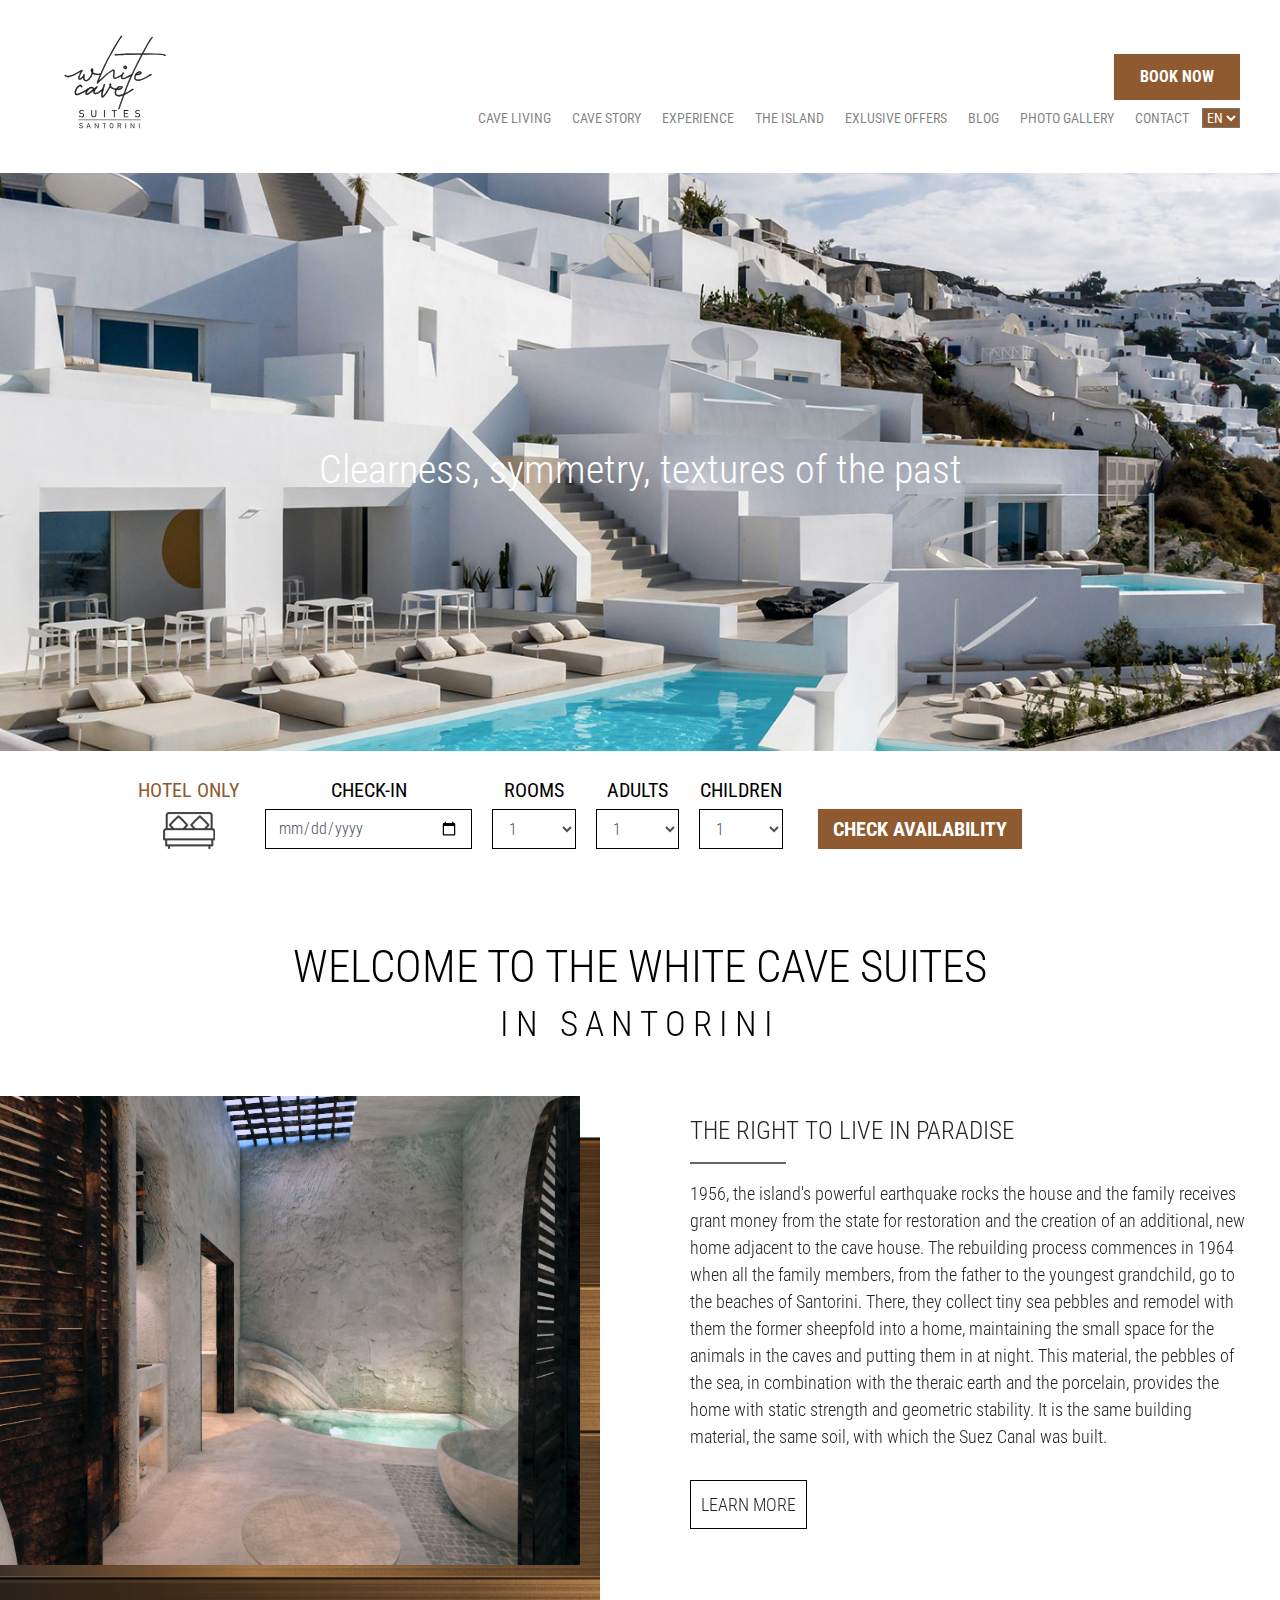
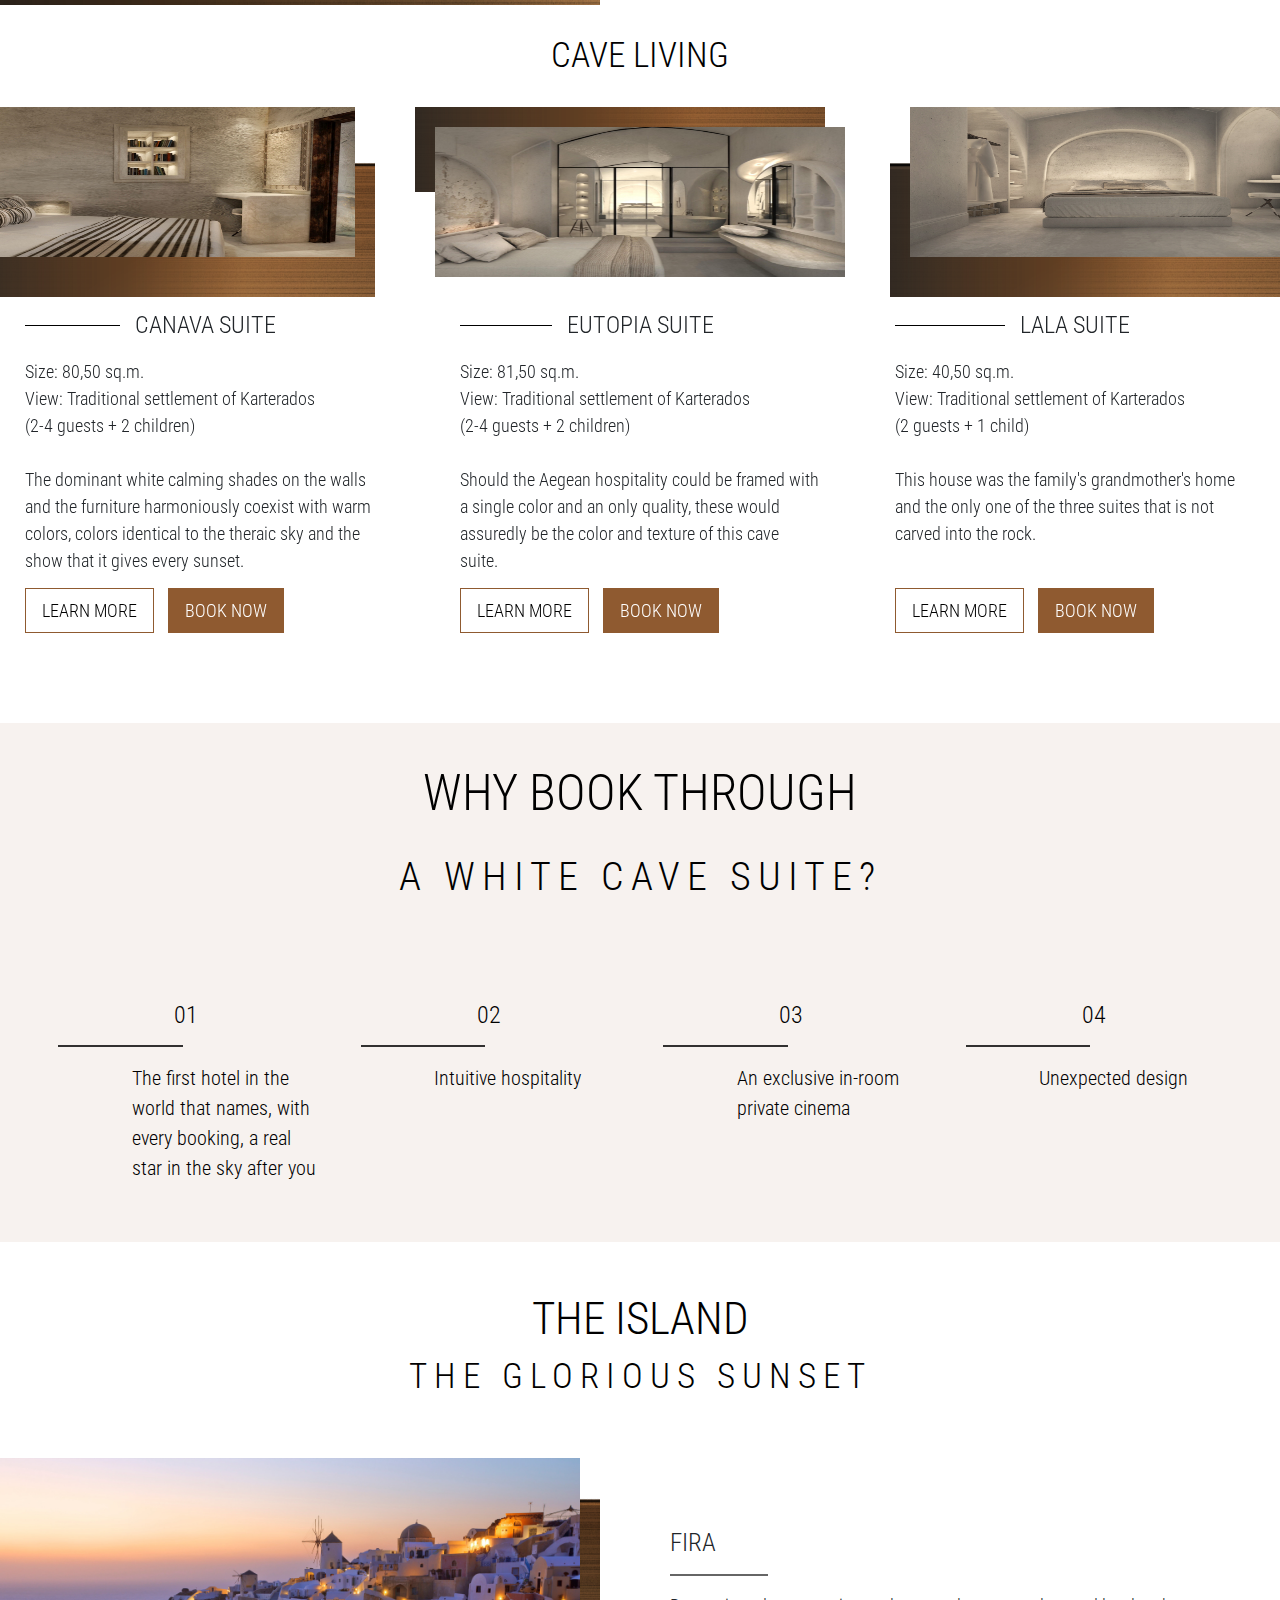
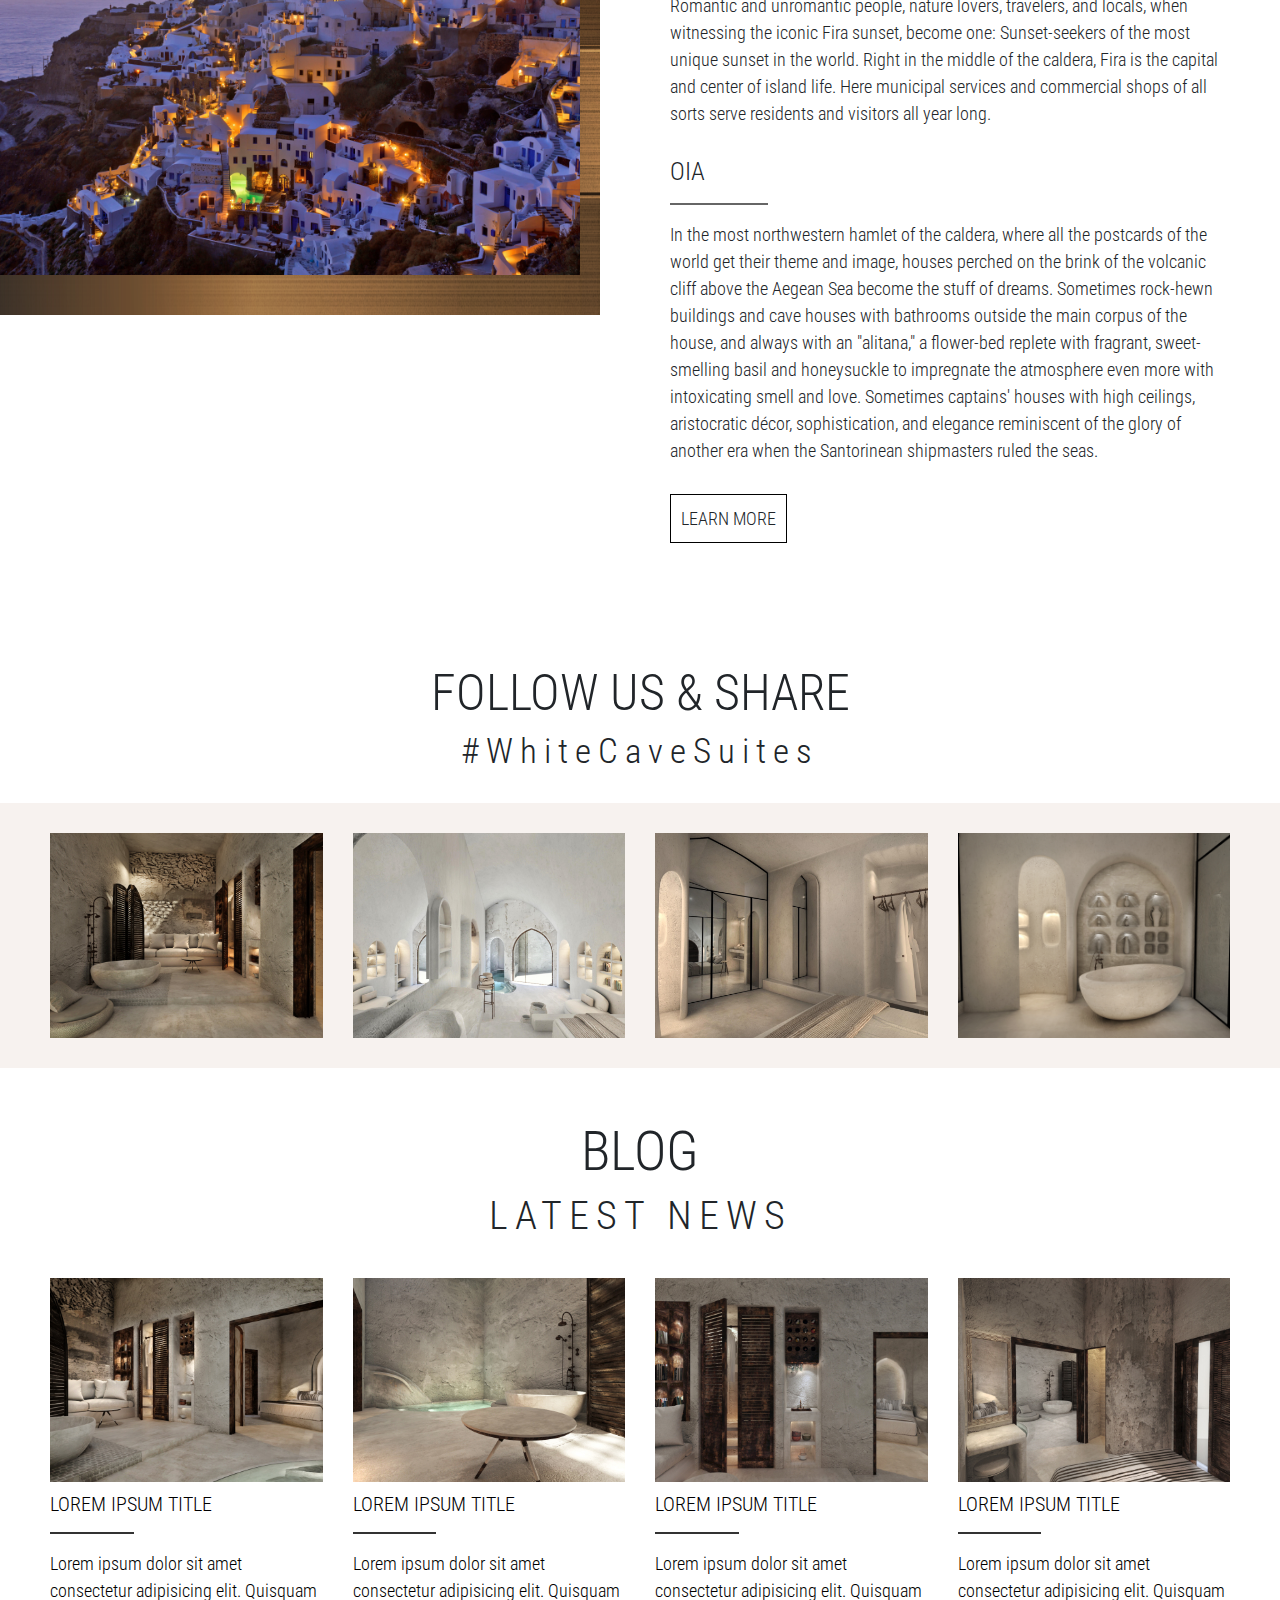
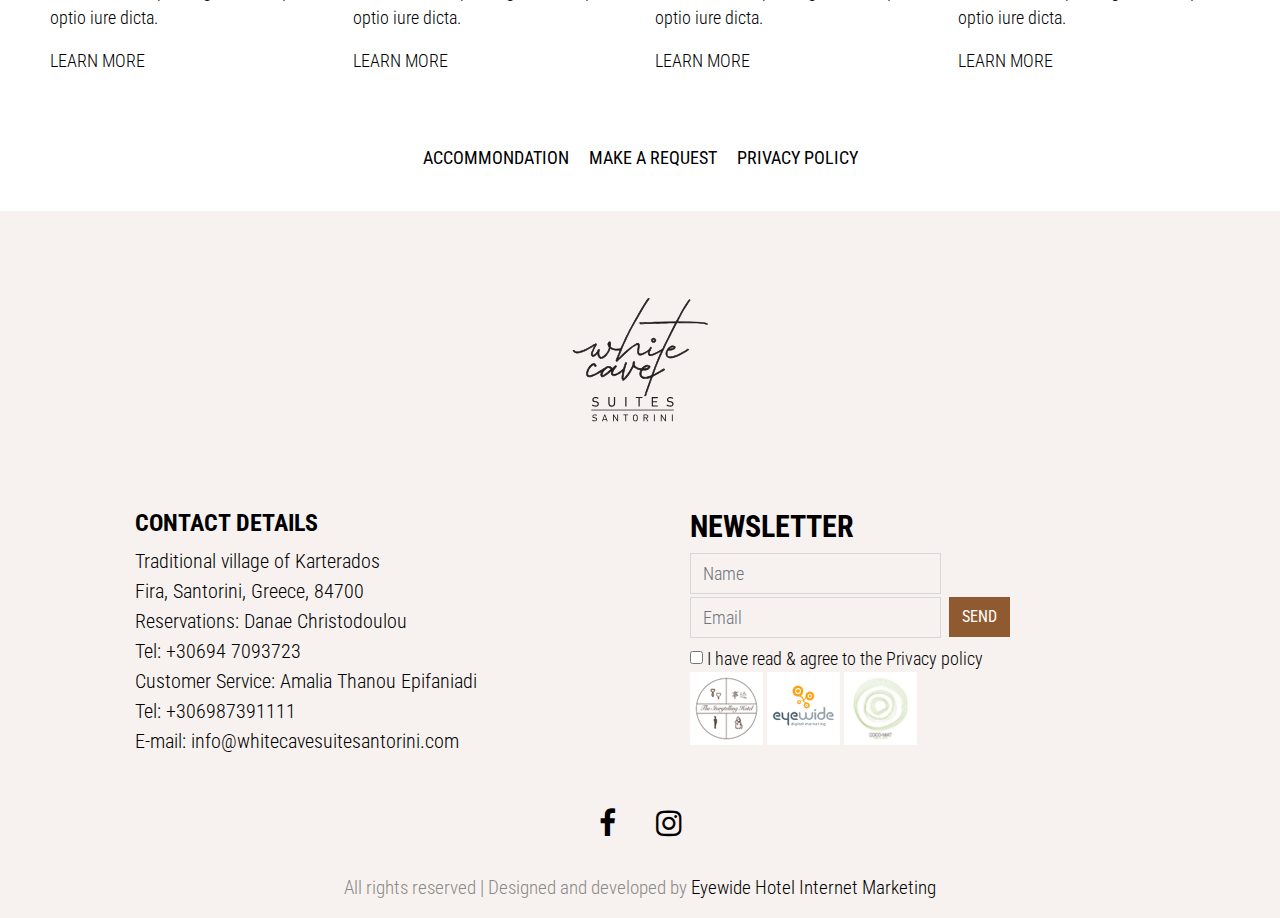
<file: index.html>
<!DOCTYPE html>
<html lang="en">
<head>
    <meta charset="UTF-8">
    <meta name="viewport" content="width=device-width, initial-scale=1.0">
    <meta http-equiv="X-UA-Compatible" content="ie=edge">
    <link rel="stylesheet" href="https://cdnjs.cloudflare.com/ajax/libs/font-awesome/4.7.0/css/font-awesome.min.css">
    <link rel="stylesheet" href="https://stackpath.bootstrapcdn.com/bootstrap/4.5.2/css/bootstrap.min.css" integrity="sha384-JcKb8q3iqJ61gNV9KGb8thSsNjpSL0n8PARn9HuZOnIxN0hoP+VmmDGMN5t9UJ0Z" crossorigin="anonymous">
    <link href="https://fonts.googleapis.com/css2?family=Roboto+Condensed:wght@300;400;700&display=swap" rel="stylesheet">
    <link rel="stylesheet" href="https://cdnjs.cloudflare.com/ajax/libs/OwlCarousel2/2.3.4/assets/owl.carousel.min.css">
    <link rel="stylesheet" href="https://cdnjs.cloudflare.com/ajax/libs/OwlCarousel2/2.3.4/assets/owl.theme.default.min.css">
    <link rel="stylesheet" href="style.css">
    <title>White Cave</title>
</head>
<body>

    <!-- NAVBAR  -->

    <nav class="navbar navbar-expand-lg navbar-light fixed-top">
      <a href="index.html">
          <img src="img/logo.svg" class="img-fluid sitelogo" alt="">
      </a>
      <div class="d-flex flex-column align-items-start ml-md-2 ml-0" style="flex-grow:1;">
          <ul class="navbar-nav mt-3 ml-auto rowUp">
              <li class="nav-item">
                  <button class="btn btn-lg navbutton">BOOK NOW</button>
              </li>
          </ul>
          <ul class="navbar-nav mb-auto mt-2 ml-auto rowDown">
                <li class="nav-item">
                  <a class="nav-link py-0" href="caveliving.html">CAVE LIVING</a>
              </li>
              <li class="nav-item">
                  <a class="nav-link py-0" href="#">CAVE STORY</a>
              </li>
              <li class="nav-item">
                <a class="nav-link py-0" href="#">EXPERIENCE</a>
              </li>
              <li class="nav-item">
                  <a class="nav-link py-0" href="#">THE ISLAND</a>
              </li>
              <li class="nav-item">
                  <a class="nav-link py-0" href="#">EXLUSIVE OFFERS</a>
              </li>
              <li class="nav-item">
                  <a class="nav-link py-0" href="#">BLOG</a>
              </li>
              <li class="nav-item">
                  <a class="nav-link py-0" href="#">PHOTO GALLERY</a>
              </li>
              <li class="nav-item">
                  <a class="nav-link py-0" href="#">CONTACT</a>
              </li>
              <li class="nav-item">
                  <select class="selectpicker" data-width="fit">
                      <option>EN</option>
                      <option>GR</option>
                      <option>DE</option>
                      <option>FR</option>
                  </select>
              </li>
          </ul>
      </div>
</nav>
    
<!-- MOBILE MENU  -->
<section class="mobileMenu fixed-top">
  <div class="menu-wrap">
      <input type="checkbox" class="toggler">
      <div class="hamburger">
          <div>

          </div>
      </div>
      <div class="menu">
          <div>
              <div>
                  <ul>
                      <li>
                          <select class="selectpicker" data-width="fit">
                              <option>EN</option>
                              <option>GR</option>
                              <option>DE</option>
                              <option>FR</option>
                          </select>
                      </li>
                      <li><a href="caveliving.html">CAVE LIVING</a></li>
                      <li><a href="#">CAVE STORY</a></li>
                      <li><a href="#">EXPERIENCES</a></li>
                      <li><a href="#">THE ISLAND</a></li>
                      <li><a href="#">EXLUSIVE OFFERS</a></li>
                      <li><a href="#">BLOG</a></li>
                      <li><a href="#">PHOTO GALLERY</a></li>
                      <li><a href="#">CONTACT</a></li>
                  </ul>
              </div>
          </div>
      </div>
  </div>
  <div class="logoMobile">
      <a href="index.html">
          <img src="img/logo.svg" class="img-fluid" alt="">
      </a>
  </div>
  <div class="menuClass">
      <button class="btn btn-lg navbutton">BOOK NOW</button>
  </div>
  
</section>

  
  <!-- CAROUSEL  -->
  
  <div class="mainCarousel">
    <div id="carousel-slider" class="carousel carousel-fade" data-ride="carousel">
      <div class="carousel-inner">
        <div class="carousel-item">
            <img class="lazyload" src="img/carousel1.jpg" data-src="carousel1" alt="First slide" sizes="auto">
              <div class="contentOverSlider">
                <div class="d-flex flex-row h-100">
                  <div class="col vcenter">
                    <span>Clearness, symmetry, textures of the past</span>
                 </div>
                </div>
            </div>
          </div>
    
          <div class="carousel-item">
            <img class="lazyload" src="img/carousel2.jpg" data-src="carousel2" alt="Second slide" sizes="auto">
              <div class="contentOverSlider">
                <div class="d-flex flex-row h-100">
                  <div class="col vcenter">
                    <span>Clearness, symmetry, textures of the past</span>
                 </div>
                </div>
            </div>
          </div>
    
          <div class="carousel-item">
            <img class="lazyload" src="img/carousel3.jpg" data-src="carousel3.jpg" alt="Third slide" sizes="auto">
              <div class="contentOverSlider">
                <div class="d-flex flex-row h-100">
                  <div class="col vcenter">
                    <span>Clearness, symmetry, textures of the past</span>
                 </div>
                </div>
            </div>
          </div>
    
          <div class="carousel-item">
            <img class="lazyload" src="img/carousel4.jpg" data-src="carousel4.jpg" alt="Fourth slide" sizes="auto">
              <div class="contentOverSlider">
                <div class="d-flex flex-row h-100">
                  <div class="col vcenter">
                    <span>Clearness, symmetry, textures of the past</span>
                 </div>
                </div>
            </div>
          </div>
    
      </div>
      <a class="carousel-control-prev" href="#carousel-slider" role="button" data-slide="prev">
        <span class="carousel-control-prev-icon" aria-hidden="true"></span>
        <span class="sr-only">Previous</span>
      </a>
      <a class="carousel-control-next" href="#carousel-slider" role="button" data-slide="next">
        <span class="carousel-control-next-icon" aria-hidden="true"></span>
        <span class="sr-only">Next</span>
      </a>
    </div>  
    </div>

    <!-- BOOKINGFORM  -->

    <div class="bookingRow place-bottom d-none d-md-block">
      
      <div class="container d-flex justify-content-center align-items-end">
          <div class="col-book">
               <form class="bookOnlineForm form-inline align-items-start justify-content-start hidden-xs">

                  <div class="Radio withFlight form-group">
                  <input type="radio" checked="checked" id="h"> 
                       <label class="hotel" for="h">HOTEL ONLY</label>
                    
                      
                  </div>
                  <div class=" field form-group checkin">
                      <label for="checkin">CHECK-IN</label>
                      <input type="date" name="checkin" id="checkin" class="form-control " autocomplete="off"> 
                  </div>

                  <div class="field form-group small ">
                      <label for="Rooms">ROOMS</label>
                      <select class="form-control" name="Rooms" id="Rooms"> 
                          <option selected="">1</option>
                          <option>2</option>
                          <option>3</option>
                      </select>
                  </div>
                  <div class=" field form-group small">
                      <label for="Adults">ADULTS</label>
                      <select class="form-control" name="Adults" id="Adults"> 
                          <option selected="">1</option>
                          <option>2</option>
                          <option>3</option>
                          <option>4</option>
                          <option>5</option>
                      </select>
                  </div>
                  <div class=" field form-group small">
                      <label for="Children">CHILDREN</label>
                      <select class="form-control" name="Children" id="Children"> 
                          <option selected="">1</option>
                          <option>2</option>
                          <option>3</option>
                          <option>4</option>
                          <option>5</option>
                      </select>
                  </div>
                  <div class="blogBoxfield form-group align-self-end">
                      <button type="submit" class="bookButton">CHECK AVAILABILITY</button>
                  </div>
              </form>
            
          </div>
      </div>  
    </div> 
  </div>

    <!-- BACK TO TOP  -->
    <a id="back-to-top" href="#" class="btn btn-lg back-to-top" role="button"><i class="fa fa-chevron-up"></i></a>
 
<!-- WELCOME -->
<section class="welcome container-fluid">
  <h1>WELCOME TO THE WHITE CAVE SUITES</h1>
  <h2>IN SANTORINI</h2>
  <div class="row mr-0 ml-0">
      <div class="col-md-6 pr-0 pl-0 mb-5 mb-md-0">          
              <div class="welcomeExtraImg">
                  <img src="img/welcome.jpg" alt="Location" class="img-fluid" />
              </div>
      </div>
      <div class="welcomeRightCol col-md-6">
          <div class="welcomeInfo">
              <h4>THE RIGHT TO LIVE IN PARADISE</h4>
              <hr>
              <p>1956, the island's powerful earthquake rocks the house and the family receives grant money from 
                  the state for restoration and the creation of an additional, new home adjacent to the cave house. 
                  The rebuilding process commences in 1964 when all the family members, from the father to the 
                  youngest grandchild, go to the beaches of Santorini. There, they collect tiny sea pebbles and remodel 
                  with them the former sheepfold into a home, maintaining the small space for the animals in the caves 
                  and putting them in at night. This material, the pebbles of the sea, in combination with the theraic 
                  earth and the porcelain, provides the home with static strength and geometric stability. 
                  It is the same building material, the same soil, with which the Suez Canal was built.
              </p>
          </div>
          <a href="#" class="btn btn-md welcomeButton">LEARN MORE</a>
  </div>
</section>

<!-- SUITES  -->
<section class="container-fluid suites">
    <h1>CAVE LIVING</h1>
    <div class="row">
      <div class="suites-owl owl-carousel owl-theme">
        <div class="suitesBox">
          <div class="suiteExtraImg1 mb-4">
          <img src="img/suite1.jpg" alt="suite1" class="img-fluid " sizes="auto">
          </div>
          <div class="suitesInfo">
            
           <h3 class="leftHr"><span>CANAVA SUITE</span></h3>
           <p>Size: 80,50 sq.m.<br>View: Traditional settlement of Karterados<br>(2-4 guests + 2 children)<br><br>
            The dominant white calming shades on the walls and the furniture harmoniously coexist with warm colors, 
            colors identical to the theraic sky and the show that it gives every sunset.</p>
            <a href="canavasuite.html" class="btn btn-lg learnMorebtn">LEARN MORE</a>
            <a href="#" class="btn btn-lg bookbtn">BOOK NOW</a>
          </div>
        </div>
        <div class="suitesBox">
          <div class="suiteExtraImg2 mb-4">
          <img src="img/suite2.jpg" alt="suite2" class="img-fluid" sizes="auto">
        </div>
          <div class="suitesInfo">
            <h3 class="leftHr"><span>EUTOPIA SUITE</span></h3>
            <p>Size: 81,50 sq.m.<br>View: Traditional settlement of Karterados<br>(2-4 guests + 2 children)<br><br>
                Should the Aegean hospitality could be framed with a single color and an only quality, 
                these would assuredly be the color and texture of this cave suite. </p>
             <a href="#" class="btn btn-lg learnMorebtn">LEARN MORE</a>
             <a href="#" class="btn btn-lg bookbtn">BOOK NOW</a>
           </div>
        </div>
        <div class="suitesBox">
          <div class="suiteExtraImg3 mb-4">
          <img src="img/suite3.jpg" alt="suite3" class="img-fluid suiteExtraImg3" sizes="auto">
          </div>
          <div class="suitesInfo">
            <h3 class="leftHr"><span>LALA SUITE</span></h3>
            <p>Size: 40,50 sq.m.<br>View: Traditional settlement of Karterados<br>(2 guests + 1 child)<br><br>
                This house was the family's grandmother's home and the only one of the three suites that is 
                not carved into the rock. </p>
             <a href="#" class="btn btn-lg learnMorebtn">LEARN MORE</a>
             <a href="#" class="btn btn-lg bookbtn">BOOK NOW</a>
           </div>
        </div>
      </div>
    </div>
  </section>

<!-- WHYBOOK-->
<section class="container-fluid whyBook">
    <h1>WHY BOOK THROUGH</h1>
    <h2>A WHITE CAVE SUITE?</h2>
    <div class="row whyBookRow">
        <div class="col-md-3 mb-4" >
                
                <h3>01</h3>
                <hr>
                <p>The first hotel in the world that names, with every booking, a real star in the sky after you</p>
           
        </div>
        <div class="col-md-3 mb-4">
                
            <h3>02</h3>
            <hr>
            <p>Intuitive hospitality</p>
        </div>
        <div class="col-md-3 mb-4">
                
            <h3>03</h3>
            <hr>
            <p>An exclusive in-room private cinema</p>     
        </div>
        <div class="col-md-3 mb-4 ">
                
            <h3>04</h3>
            <hr>
            <p>Unexpected design</p>
        </div>
    </div>
</section>

<!-- THE ISLAND  -->
<section class="theIsland container-fluid">
  <h1>THE ISLAND</h1>
  <h2>THE GLORIOUS SUNSET</h2>
  <div class="row mr-0 ml-0">
      <div class="col-xl-6 pr-0 pl-0">
          <div class="ExtraImgBg"></div>
          
              <div class="ExtraImg">
                  <img src="img/oia.jpg" alt="Location" class="img-fluid" />
              </div>

      </div>
      <div class="RightCol col-xl-6">
          <div class="theIslandInfo">
              <h4>FIRA</h4>
              <hr>
              <p>Romantic and unromantic people, nature lovers, travelers, and locals, when witnessing the iconic Fira 
                  sunset, become one: Sunset-seekers of the most unique sunset in the world. 
                  Right in the middle of the caldera, Fira is the capital and center of island life. 
                  Here municipal services and commercial shops of all sorts serve residents and visitors all year long.
              </p>
          </div>
          <div class="theIslandInfo">
              <h4>OIA</h4>
              <hr>
              <p>In the most northwestern hamlet of the caldera, where all the postcards of the world get their theme 
                  and image, houses perched on the brink of the volcanic cliff above the Aegean Sea 
                  become the stuff of dreams. Sometimes rock-hewn buildings and cave houses with bathrooms outside 
                  the main corpus of the house, and always with an "alitana," a flower-bed replete with fragrant, 
                  sweet-smelling basil and honeysuckle to impregnate the atmosphere even more with intoxicating smell 
                  and love. Sometimes captains' houses with high ceilings, aristocratic décor, sophistication, 
                  and elegance reminiscent of the glory of another era when the Santorinean shipmasters ruled the seas.
              </p>
          </div>
          <a href="#" class="btn btn-md theIslandButton">LEARN MORE</a>
  </div>
</section>

<!-- FOLLOW AND SHARE  -->
<section class="followShare">
    <h1>FOLLOW US & SHARE</h1>
    <h2>#WhiteCaveSuites</h2>
    <div class="container-fluid followShareGallery ">
        <div class="row">
            <div class="col-md-3">
                <img src="img/follow1.jpg" alt="" class="img-fluid">
            </div>
            <div class="col-md-3">
                <img src="img/follow2.jpg" alt="" class="img-fluid">
            </div>
            <div class="col-md-3">
                <img src="img/follow3.jpg" alt="" class="img-fluid">
            </div>
            <div class="col-md-3">
                <img src="img/follow4.jpg" alt="" class="img-fluid">
            </div>
        </div>
    </div>
</section>

<!-- BLOG  -->
<section class="blog">
  <h1>BLOG</h1>
  <h2>LATEST NEWS</h2>
  <div class="container-fluid blogGallery">
      <div class="row">
          <div class="col-md-3">
              <img src="img/blog1.jpg" alt="" class="img-fluid">
              <div class="blogGalleryInfo text-left">
                  <h3>LOREM IPSUM TITLE</h3>
                  <hr>
                  <p>Lorem ipsum dolor sit amet consectetur adipisicing elit. Quisquam optio iure dicta.</p>
                  <a href="#">LEARN MORE</a>
              </div>
          </div>
          <div class="col-md-3">
              <img src="img/blog2.jpg" alt="" class="img-fluid">
              <div class="blogGalleryInfo text-left">
                  <h3>LOREM IPSUM TITLE</h3>
                  <hr>
                  <p>Lorem ipsum dolor sit amet consectetur adipisicing elit. Quisquam optio iure dicta.</p>
                  <a href="#">LEARN MORE</a>
              </div>
          </div>
          <div class="col-md-3">
              <img src="img/blog3.jpg" alt="" class="img-fluid">
              <div class="blogGalleryInfo text-left">
                  <h3>LOREM IPSUM TITLE</h3>
                  <hr>
                  <p>Lorem ipsum dolor sit amet consectetur adipisicing elit. Quisquam optio iure dicta.</p>
                  <a href="#">LEARN MORE</a>
              </div>
          </div>
          <div class="col-md-3">
              <img src="img/blog4.jpg" alt="" class="img-fluid">
              <div class="blogGalleryInfo text-left">
                  <h3>LOREM IPSUM TITLE</h3>
                  <hr>
                  <p>Lorem ipsum dolor sit amet consectetur adipisicing elit. Quisquam optio iure dicta.</p>
                  <a href="#">LEARN MORE</a>
              </div>
          </div>
      </div>
  </div>
</section>

 <!-- DOWNMENU  -->
 <section class="downMenu">
    <div class="container">
      <ul class="nav">
          <li class="nav-item">
            <a class="nav-link" href="#">ACCOMMONDATION</a>
          </li>
          <li class="nav-item">
            <a class="nav-link" href="#">MAKE A REQUEST</a>
          </li>
            <li class="nav-item">
              <a class="nav-link" href="#">PRIVACY POLICY</a>
            </li>
        </ul>
      </div>
  </section>	 

   <!-- CONTACT  -->
<section class="container-fluid contact">
    <div class="container mb-5">
      <div class="row d-flex justify-content-center mb-4">
        <img src="img/logo.svg" alt="" class="img-fluid logo">
      </div>
    </div>
    <div class="container">
      <div class="d-md-flex align-items-start justify-content-center">
         <div class="col-md-6">
           <div class="contactinfo">
             <h2 class="text-left">CONTACT DETAILS</h2>
             <p>Traditional village of Karterados<br>Fira, Santorini, Greece, 84700<br>Reservations: Danae Christodoulou
                <br>Tel: +30694 7093723<br>Customer Service: Amalia Thanou Epifaniadi<br>Tel: +306987391111<br>E-mail: <a href="#">info@whitecavesuitesantorini.com</a></p>
           </div>
         </div>
         <div class="col-md-6">
           <div class="newsletter">
            <h2 class="text-left">NEWSLETTER</h2>
             <form class="form-inline">
               <div class="form-group mr-2">
                 <input type="text" class="form-control" placeholder="Name">
               </div>
               <div class="form-group mr-2">
                 <input type="email" class="form-control" placeholder="Email" >
               </div>
               <button type="submit" class="btn btn-md">SEND</button>
               <div class="form-group">
                <div class="col-xs-6 mt-1">
                    <div class="checkbox">
                        <label>
                            <input type="checkbox" class="mr-1"> I have read & agree to the Privacy policy
                        </label>
                    </div>
                </div>
            </div>
             </form>
             <img src="img/contact1.png" alt="contact1" class="img-fluid">
             <img src="img/contact2.png" alt="contact2" class="img-fluid">
             <img src="img/contact3.png" alt="contact3" class="img-fluid">
           </div>
         </div>
       </div>
     </div>
     <div class="row d-flex justify-content-center socialIcons mt-3">
        <i class="fa fa-facebook"></i>
        <i class="fa fa-instagram"></i> 
      </div>
       <!-- FOOTER  -->
        <footer class="end-footer text-center mt-3">
            <div class="container">
                <div class="row">
                    <div class="col">
                        <p>All rights reserved | Designed and developed by <a href="#">Eyewide Hotel Internet Marketing</a></p>
                    </div>
                </div>
            </div>
        </footer> 
  </section>





<!-- JS, Popper.js, and jQuery -->
<script src="https://ajax.googleapis.com/ajax/libs/jquery/3.5.1/jquery.min.js"></script>
<script src="https://cdnjs.cloudflare.com/ajax/libs/popper.js/1.16.0/umd/popper.min.js"></script>
<script src="https://maxcdn.bootstrapcdn.com/bootstrap/4.5.2/js/bootstrap.min.js"></script>
<script src="https://cdnjs.cloudflare.com/ajax/libs/OwlCarousel2/2.3.4/owl.carousel.min.js"></script>
<script src="scripts.js"></script>
<script>
    
      /*Scroll to top*/
	  $(document).ready(function(){
	$(window).scroll(function () {
			if ($(this).scrollTop() > 50) {
				$('#back-to-top').fadeIn();
			} else {
				$('#back-to-top').fadeOut();
			}
		});
		// scroll body to 0px on click
		$('#back-to-top').click(function () {
			$('body,html').animate({
				scrollTop: 0
			}, 400);
			return false;
		});
});
</script>
</body>
</html>
</file>
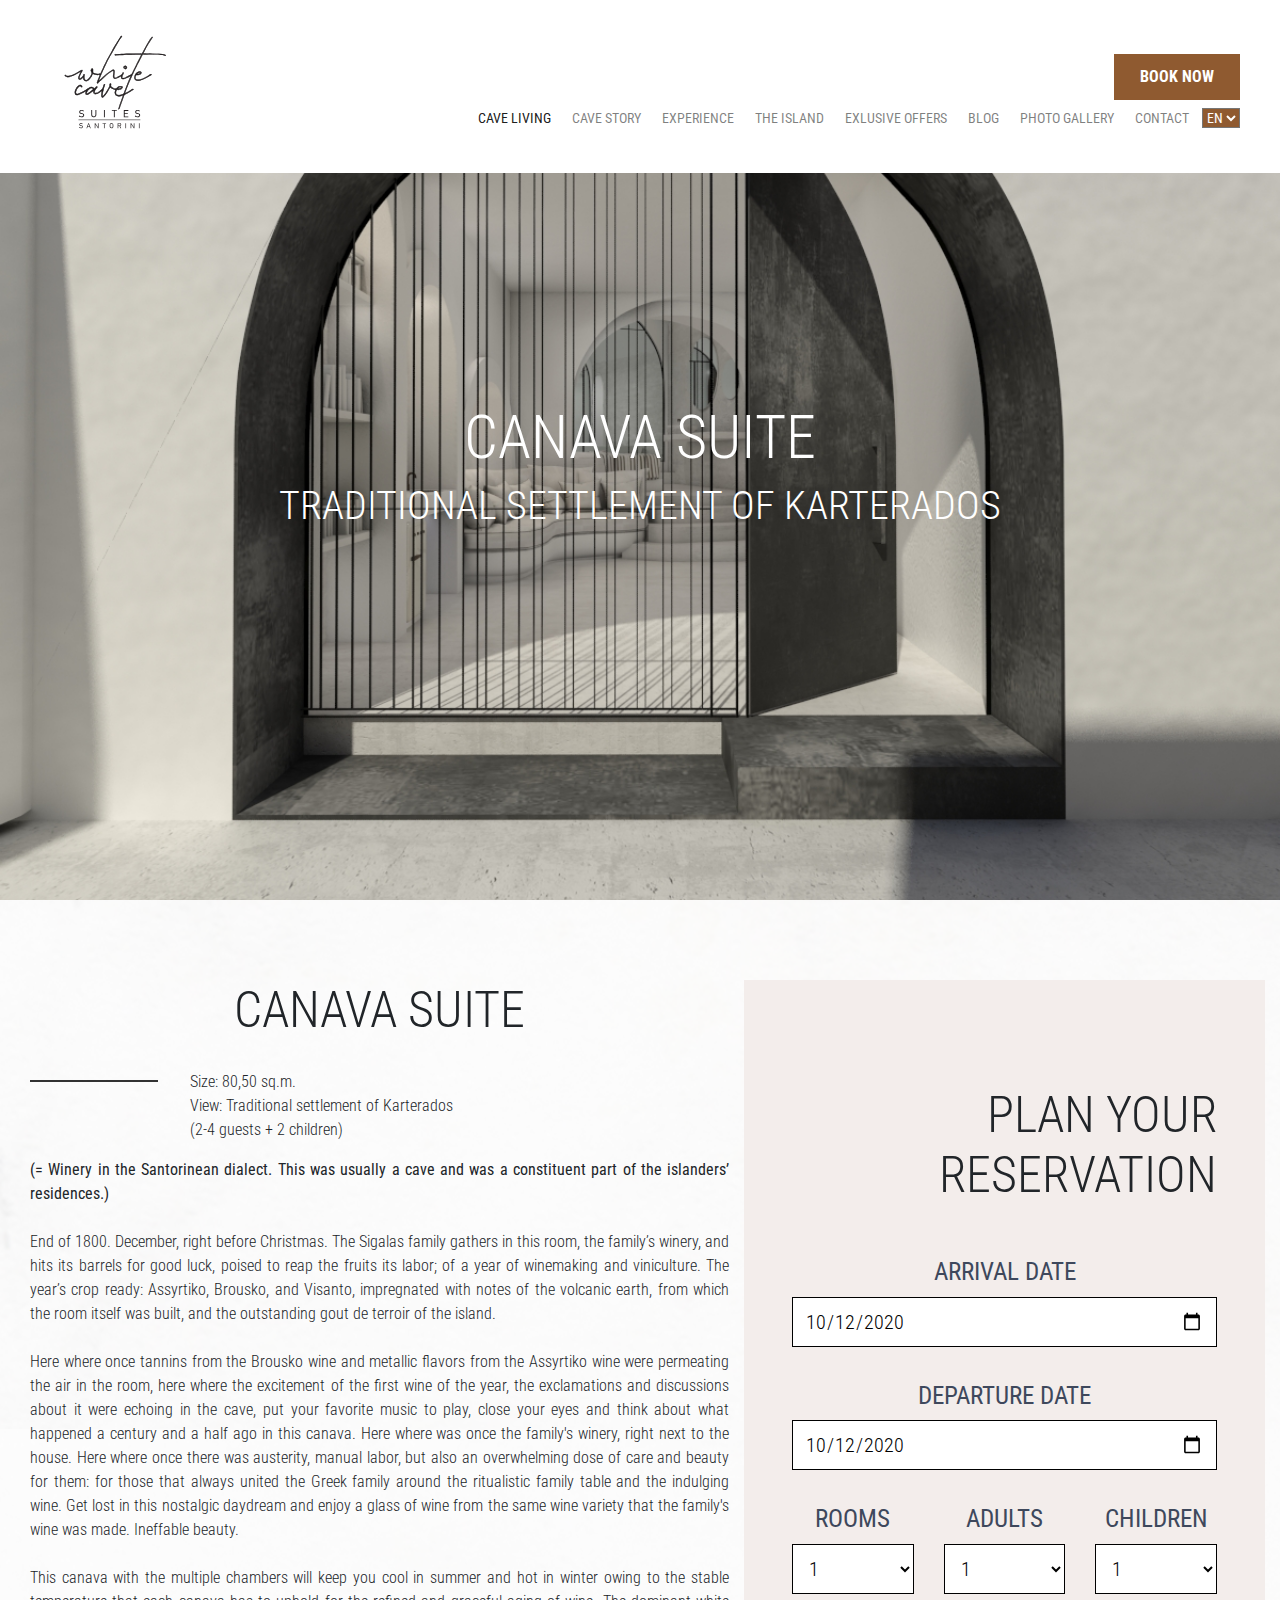
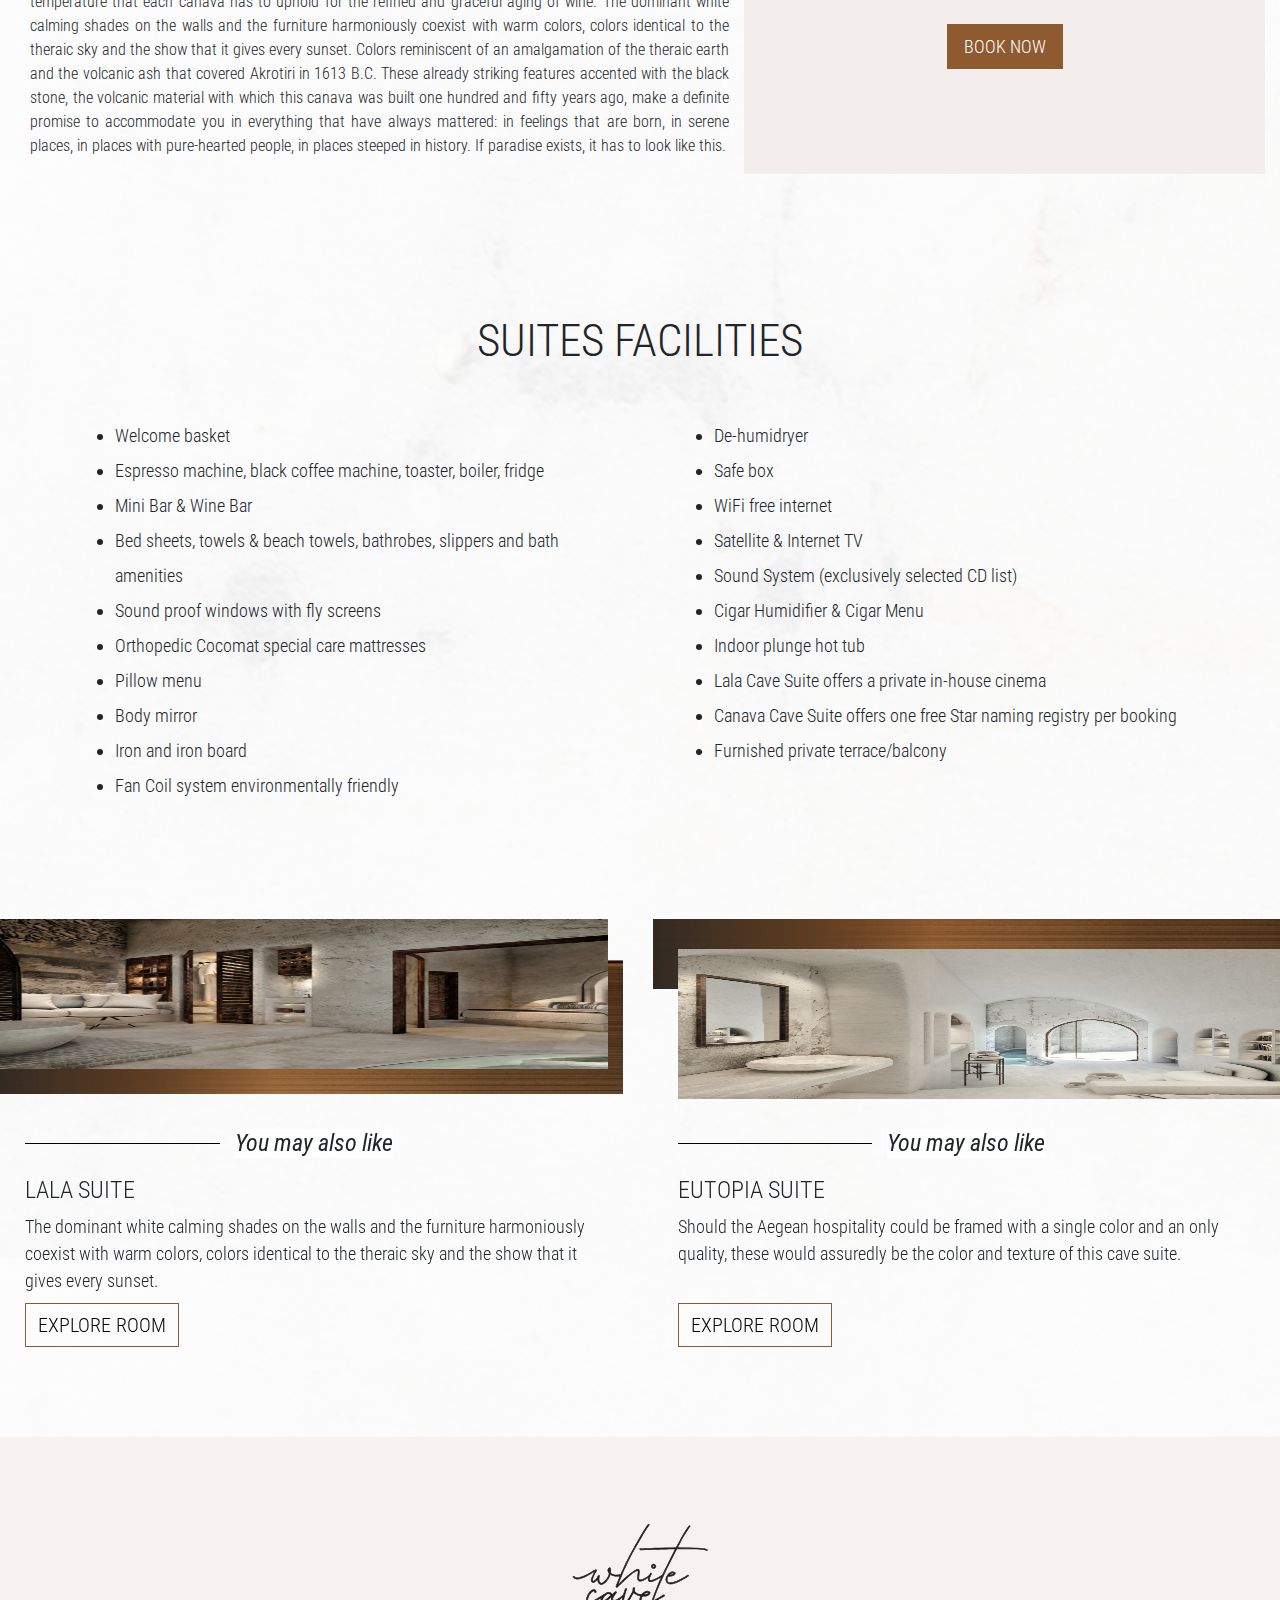
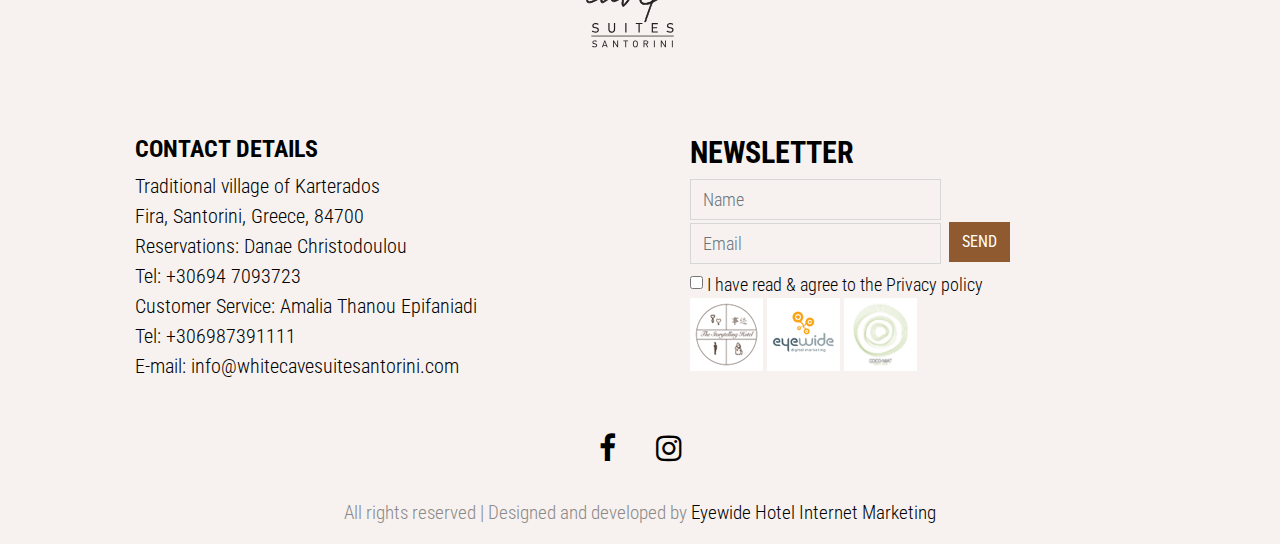
<file: canavasuite.html>
<!DOCTYPE html>
<html lang="en">
<head>
    <meta charset="UTF-8">
    <meta name="viewport" content="width=device-width, initial-scale=1.0">
    <meta http-equiv="X-UA-Compatible" content="ie=edge">
    <link rel="stylesheet" href="https://cdnjs.cloudflare.com/ajax/libs/font-awesome/4.7.0/css/font-awesome.min.css">
    <link rel="stylesheet" href="https://stackpath.bootstrapcdn.com/bootstrap/4.5.2/css/bootstrap.min.css" integrity="sha384-JcKb8q3iqJ61gNV9KGb8thSsNjpSL0n8PARn9HuZOnIxN0hoP+VmmDGMN5t9UJ0Z" crossorigin="anonymous">
    <link href="https://fonts.googleapis.com/css2?family=Roboto+Condensed:wght@300;400;700&display=swap" rel="stylesheet">
    <link rel="stylesheet" href="https://cdnjs.cloudflare.com/ajax/libs/OwlCarousel2/2.3.4/assets/owl.carousel.min.css">
    <link rel="stylesheet" href="https://cdnjs.cloudflare.com/ajax/libs/OwlCarousel2/2.3.4/assets/owl.theme.default.min.css">
    <link rel="stylesheet" href="style.css">
    <title>White Cave</title>
    <style>
      body{
        background: url(img/background2.png);
        background-repeat: repeat-y;
      }
    </style>
</head>
<body>

    <!-- NAVBAR  -->

    <nav class="navbar navbar-expand-lg navbar-light fixed-top">
        <a href="index.html">
            <img src="img/logo.svg" class="img-fluid sitelogo" alt="">
        </a>
        <div class="d-flex flex-column align-items-start ml-md-2 ml-0" style="flex-grow:1;">
            <ul class="navbar-nav mt-3 ml-auto rowUp">
                <li class="nav-item">
                    <button class="btn btn-lg navbutton">BOOK NOW</button>
                </li>
            </ul>
            <ul class="navbar-nav mb-auto mt-2 ml-auto rowDown">
                  <li class="nav-item">
                    <a class="nav-link py-0 active" href="caveliving.html">CAVE LIVING</a>
                </li>
                <li class="nav-item">
                    <a class="nav-link py-0" href="#">CAVE STORY</a>
                </li>
                <li class="nav-item">
                  <a class="nav-link py-0" href="#">EXPERIENCE</a>
                </li>
                <li class="nav-item">
                    <a class="nav-link py-0" href="#">THE ISLAND</a>
                </li>
                <li class="nav-item">
                    <a class="nav-link py-0" href="#">EXLUSIVE OFFERS</a>
                </li>
                <li class="nav-item">
                    <a class="nav-link py-0" href="#">BLOG</a>
                </li>
                <li class="nav-item">
                    <a class="nav-link py-0" href="#">PHOTO GALLERY</a>
                </li>
                <li class="nav-item">
                    <a class="nav-link py-0" href="#">CONTACT</a>
                </li>
                <li class="nav-item">
                    <select class="selectpicker" data-width="fit">
                        <option>EN</option>
                        <option>GR</option>
                        <option>DE</option>
                        <option>FR</option>
                    </select>
                </li>
            </ul>
        </div>
  </nav>
      
  <!-- MOBILE MENU  -->
  <section class="mobileMenu fixed-top">
    <div class="menu-wrap">
        <input type="checkbox" class="toggler">
        <div class="hamburger">
            <div>
  
            </div>
        </div>
        <div class="menu">
            <div>
                <div>
                    <ul>
                        <li>
                            <select class="selectpicker" data-width="fit">
                                <option>EN</option>
                                <option>GR</option>
                                <option>DE</option>
                                <option>FR</option>
                            </select>
                        </li>
                        <li><a href="caveliving.html">CAVE LIVING</a></li>
                        <li><a href="#">CAVE STORY</a></li>
                        <li><a href="#">EXPERIENCES</a></li>
                        <li><a href="#">THE ISLAND</a></li>
                        <li><a href="#">EXLUSIVE OFFERS</a></li>
                        <li><a href="#">BLOG</a></li>
                        <li><a href="#">PHOTO GALLERY</a></li>
                        <li><a href="#">CONTACT</a></li>
                    </ul>
                </div>
            </div>
        </div>
    </div>
    <div class="logoMobile">
        <a href="index.html">
            <img src="img/logo.svg" class="img-fluid" alt="">
        </a>
    </div>
    <div class="menuClass">
        <button class="btn btn-lg navbutton">BOOK NOW</button>
    </div>
    
  </section>

  <!-- CAROUSEL CANAVA SUITE -->
<div class="mainCarousel carouselCavana">
    <div id="carousel-slider" class="carousel carousel-fade" data-ride="carousel">
      <div class="carousel-inner">
        <div class="carousel-item">
            <img class="lazyload" src="img/canavaSuite.jpg" data-src="canavaSuite" alt="canavaSuite slide" sizes="auto">
              <div class="contentOverSlider">
                <div class="d-flex flex-row h-100">
                  <div class="col vcenter">
                    <h3>CANAVA SUITE</h3>
                    <h4>TRADITIONAL SETTLEMENT OF KARTERADOS</h4>
                 </div>
                </div>
            </div>
          </div>
      </div>
    </div>  
    </div>

     <!-- SECOND SPACE CANAVA SUITE  -->
<section class="secondSpace container-fluid">
  <div class="row">
      <div class="col-lg-7 leftColSpace">
          <h2>CANAVA SUITE</h2>
          <hr>
          <p class="info">Size: 80,50 sq.m.<br>View: Traditional settlement of Karterados<br>(2-4 guests + 2 children)</p>
          <p><b>(= Winery in the Santorinean dialect. 
              This was usually a cave and was a constituent part of the islanders’ residences.)</b><br><br>
              End of 1800. December, right before Christmas. The Sigalas family gathers in this room, 
              the family’s winery, and hits its barrels for good luck, poised to reap the fruits its labor; 
              of a year of winemaking and viniculture. The year’s crop ready: Assyrtiko, Brousko, and Visanto, 
              impregnated with notes of the volcanic earth, from which the room itself was built, and the outstanding 
              gout de terroir of the island.<br><br>
              Here where once tannins from the Brousko wine and metallic flavors from the Assyrtiko wine were permeating 
              the air in the room, here where the excitement of the first wine of the year, the exclamations and discussions 
              about it were echoing in the cave, put your favorite music to play, close your eyes and think about what happened 
              a century and a half ago in this canava. Here where was once the family's winery, right next to the house.  
              Here where once there was austerity, manual labor, but also an overwhelming dose of care and beauty for them: 
              for those that always united the Greek family around the ritualistic family table and the indulging wine. 
              Get lost in this nostalgic daydream and enjoy a glass of wine from the same wine variety that the family's wine 
              was made. Ineffable beauty.<br><br>
              This canava with the multiple chambers will keep you cool in summer and hot in winter owing to the stable 
              temperature that each canava has to uphold for the refined and graceful aging of wine. 
              The dominant white calming shades on the walls and the furniture harmoniously coexist with warm colors, 
              colors identical to the theraic sky and the show that it gives every sunset. Colors reminiscent of an 
              amalgamation of the theraic earth and the volcanic ash that covered Akrotiri in 1613 B.C. 
              These already striking features accented with the black stone, the volcanic material with which this canava 
              was built one hundred and fifty years ago, make a definite promise to accommodate you in everything that 
              have always mattered: in feelings that are born, in serene places, in places with pure-hearted people, 
              in places steeped in history. If paradise exists, it has to look like this.
          </p>
      </div>
      <div class="col-lg-5 rightColSpace d-flex justify-content-center p-5">
          <div class="booking-form">
              <h3 class="mb-5">PLAN YOUR RESERVATION</h3>
              <form>
                  <div class="form-group">
                      <label class="form-label" for="start">ARRIVAL DATE</label>
                      <input class="form-control" type="date" id="start" name="trip-start"
                             value="2020-10-12" required>
                  </div>
                  <div class="form-group">
                      <label class="form-label" for="end">DEPARTURE DATE</label>
                      <input class="form-control" type="date" id="end" name="trip-end"
                             value="2020-10-12" required>
                  </div>
                  <div class="row">
                      <div class="col-sm-4">
                          <div class="form-group">
                              <label class="form-label">ROOMS</label>
                              <select class="form-control">
                                  <option selected="">1</option>
                                  <option>2</option>
                                  <option>3</option>
                              </select>
                          </div>
                      </div>
                      <div class="col-sm-4">
                          <div class="form-group">
                              <label class="form-label">ADULTS</label>
                              <select class="form-control">
                                  <option selected="">1</option>
                                  <option>2</option>
                                  <option>3</option>
                              </select>
                          </div>
                      </div>
                      <div class="col-sm-4">
                          <div class="form-group">
                              <label class="form-label">CHILDREN</label>
                              <select class="form-control">
                                  <option >0</option>
                                  <option selected="">1</option>
                                  <option>2</option>
                              </select>
                          </div>
                      </div>
                  </div>
                  <div class="form-btn text-center">
                      <button class="btn btn-lg bookbtn">BOOK NOW</button>
                  </div>
              </form>
          </div>
      </div>
  </div>
</section>




  <!-- SUITES FACILITIES  -->
<section class="suitesFacilities ">
    <h1>SUITES FACILITIES</h1>
    <div class="row container-fluid m-auto">
        <div class="col-md-6 d-flex justify-content-center">
            <ul>
                <li>Welcome basket</li>
                <li>Espresso machine, black coffee machine, toaster, boiler, fridge</li>
                <li>Mini Bar & Wine Bar</li>
                <li>Bed sheets, towels & beach towels, bathrobes, slippers and bath amenities</li>
                <li>Sound proof windows with fly screens</li>
                <li>Orthopedic Cocomat special care mattresses</li>
                <li>Pillow menu</li>
                <li>Body mirror</li>
                <li>Iron and iron board</li>
                <li>Fan Coil system environmentally friendly</li>
              </ul>
        </div>
        <div class="col-md-6 RightColUl d-flex justify-content-center">
            <ul>
                <li>De-humidryer</li>
                <li>Safe box</li>
                <li>WiFi free internet</li>
                <li>Satellite & Internet TV</li>
                <li>Sound System (exclusively selected CD list)</li>
                <li>Cigar Humidifier & Cigar Menu</li>
                <li>Indoor plunge hot tub</li>
                <li>Lala Cave Suite offers a private in-house cinema</li>
                <li>Canava Cave Suite offers one free Star naming registry per booking</li>
                <li>Furnished private terrace/balcony</li>
              </ul>
        </div>
    </div>
</section>


<!-- SUITES  -->
<section class="container-fluid suites2">
    <div class="row">
      <div class="suites-owl2 owl-carousel owl-theme">
        <div class="suitesBox2">
          <div class="suite2ExtraImg2 mb-4">
          <img src="img/lalaSuite.jpg" alt="suite2" class="img-fluid" sizes="auto">
        </div>
          <div class="suitesInfo2">
            <h3 class="leftHr"><span><i><b>You may also like</b></i></span></h3>
            <h4>LALA SUITE</h4>
            <p>The dominant white calming shades on the walls and the furniture harmoniously coexist with warm colors, 
                colors identical to the theraic sky and the show that it gives every sunset.</p>
                <a href="canavasuite.html" class="btn btn-md exploreBtn">EXPLORE ROOM</a>
           </div>
        </div>
        <div class="suitesBox2">
          <div class="suite2ExtraImg3 mb-4">
          <img src="img/eutopiaSuite.jpg" alt="suite3" class="img-fluid" sizes="auto">
          </div>
          <div class="suitesInfo2">
            <h3 class="leftHr"><span><i><b>You may also like</b></i></span></h3>
            <h4>EUTOPIA SUITE</h4>
            <p>Should the Aegean hospitality could be framed with a single color and an only quality, 
                these would assuredly be the color and texture of this cave suite.</p>
                <a href="canavasuite.html" class="btn btn-md exploreBtn">EXPLORE ROOM</a>
           </div>
        </div>
      </div>
    </div>
  </section>


  
       
    <!-- BACK TO TOP  -->
    <a id="back-to-top" href="#" class="btn btn-lg back-to-top" role="button"><i class="fa fa-chevron-up"></i></a>
 

    <!-- CONTACT  -->
 <section class="container-fluid contact">
     <div class="container mb-5">
       <div class="row d-flex justify-content-center mb-4">
         <img src="img/logo.svg" alt="" class="img-fluid logo">
       </div>
     </div>
     <div class="container">
       <div class="d-md-flex align-items-start justify-content-center">
          <div class="col-md-6">
            <div class="contactinfo">
              <h2 class="text-left">CONTACT DETAILS</h2>
              <p>Traditional village of Karterados<br>Fira, Santorini, Greece, 84700<br>Reservations: Danae Christodoulou
                 <br>Tel: +30694 7093723<br>Customer Service: Amalia Thanou Epifaniadi<br>Tel: +306987391111<br>E-mail: <a href="#">info@whitecavesuitesantorini.com</a></p>
            </div>
          </div>
          <div class="col-md-6">
            <div class="newsletter">
             <h2 class="text-left">NEWSLETTER</h2>
              <form class="form-inline">
                <div class="form-group mr-2">
                  <input type="text" class="form-control" placeholder="Name">
                </div>
                <div class="form-group mr-2">
                  <input type="email" class="form-control" placeholder="Email" >
                </div>
                <button type="submit" class="btn btn-md">SEND</button>
                <div class="form-group">
                 <div class="col-xs-6 mt-1">
                     <div class="checkbox">
                         <label>
                             <input type="checkbox" class="mr-1"> I have read & agree to the Privacy policy
                         </label>
                     </div>
                 </div>
             </div>
              </form>
              <img src="img/contact1.png" alt="contact1" class="img-fluid">
              <img src="img/contact2.png" alt="contact2" class="img-fluid">
              <img src="img/contact3.png" alt="contact3" class="img-fluid">
            </div>
          </div>
        </div>
      </div>
      <div class="row d-flex justify-content-center socialIcons mt-3">
         <i class="fa fa-facebook"></i>
         <i class="fa fa-instagram"></i> 
       </div>
        <!-- FOOTER  -->
         <footer class="end-footer text-center mt-3">
             <div class="container">
                 <div class="row">
                     <div class="col">
                         <p>All rights reserved | Designed and developed by <a href="#">Eyewide Hotel Internet Marketing</a></p>
                     </div>
                 </div>
             </div>
         </footer> 
   </section>
 
 

<!-- JS, Popper.js, and jQuery -->
<script src="https://ajax.googleapis.com/ajax/libs/jquery/3.5.1/jquery.min.js"></script>
<script src="https://cdnjs.cloudflare.com/ajax/libs/popper.js/1.16.0/umd/popper.min.js"></script>
<script src="https://maxcdn.bootstrapcdn.com/bootstrap/4.5.2/js/bootstrap.min.js"></script>
<script src="https://cdnjs.cloudflare.com/ajax/libs/OwlCarousel2/2.3.4/owl.carousel.min.js"></script>
<script src="scripts.js"></script>
<script>
     /*Scroll to top*/
	  $(document).ready(function(){
	$(window).scroll(function () {
			if ($(this).scrollTop() > 50) {
				$('#back-to-top').fadeIn();
			} else {
				$('#back-to-top').fadeOut();
			}
		});
		// scroll body to 0px on click
		$('#back-to-top').click(function () {
			$('body,html').animate({
				scrollTop: 0
			}, 400);
			return false;
		});
});


</script>
</body>
</html>
</file>
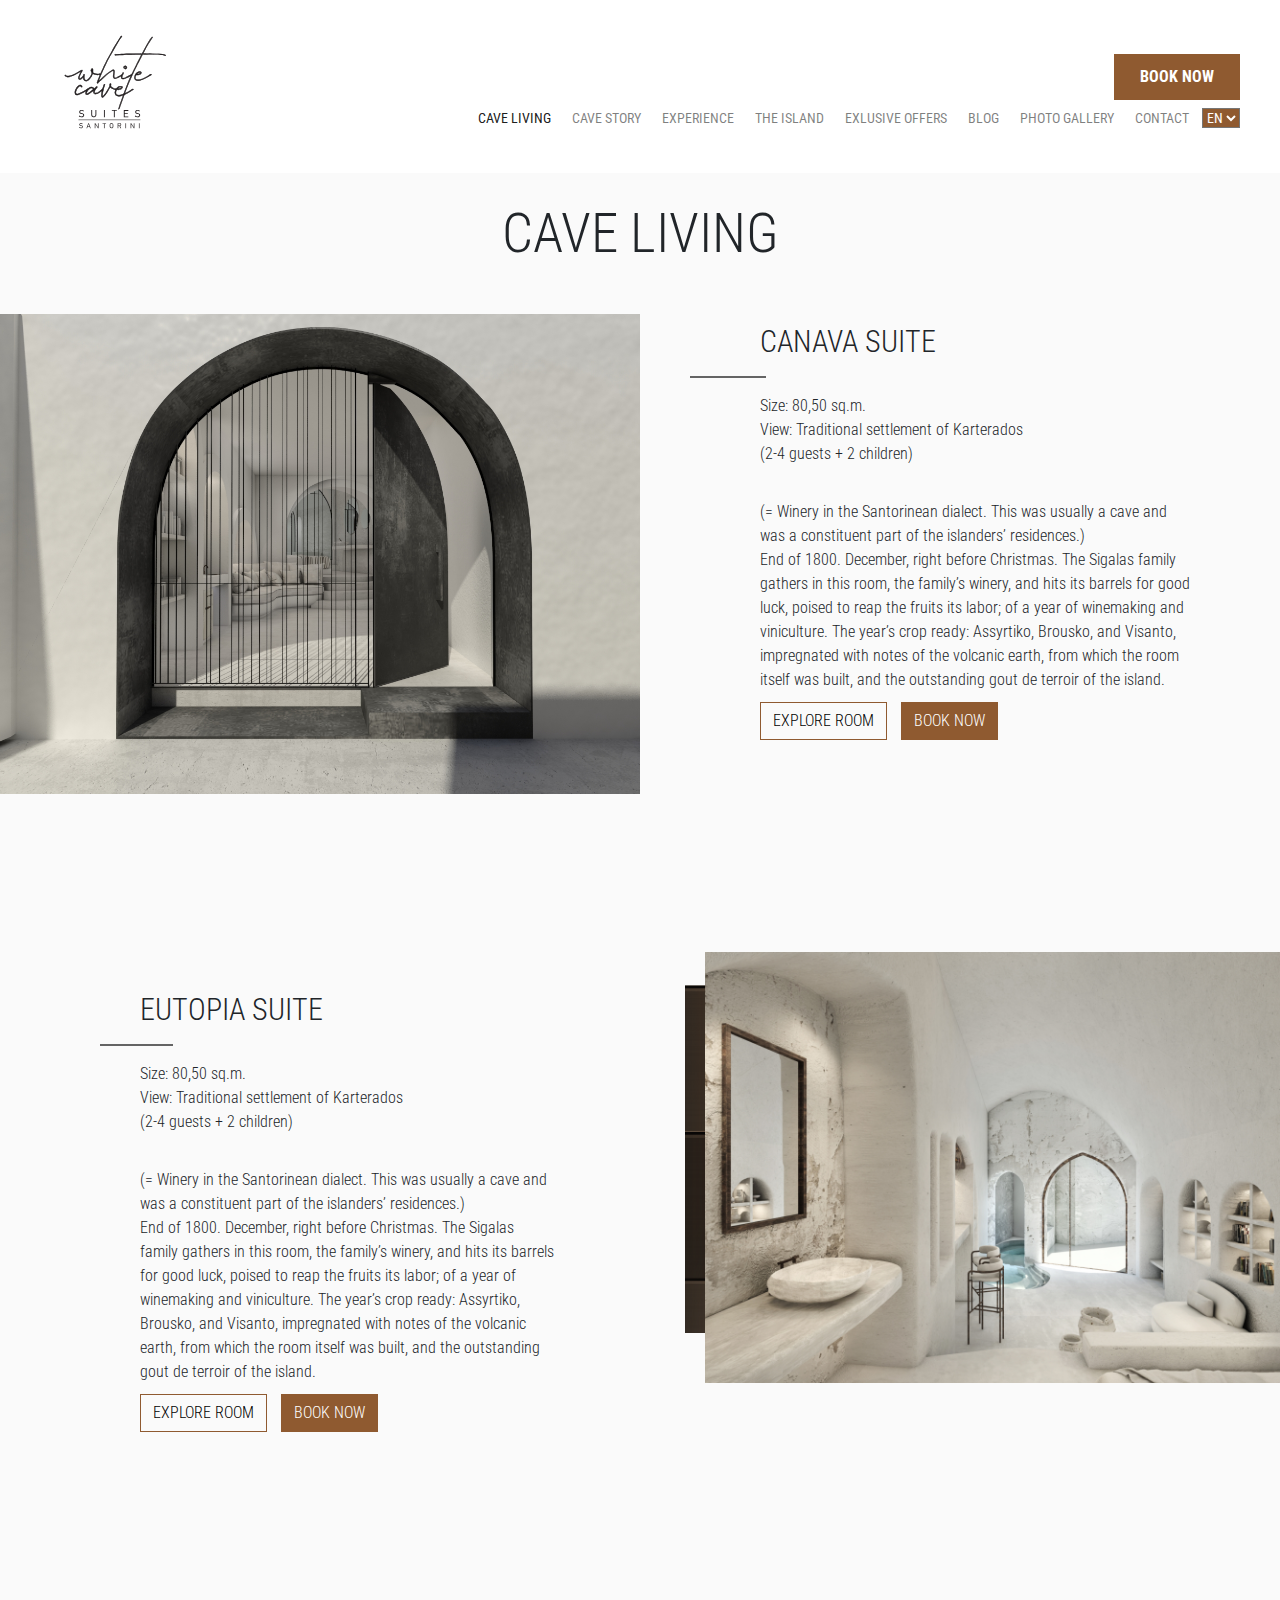
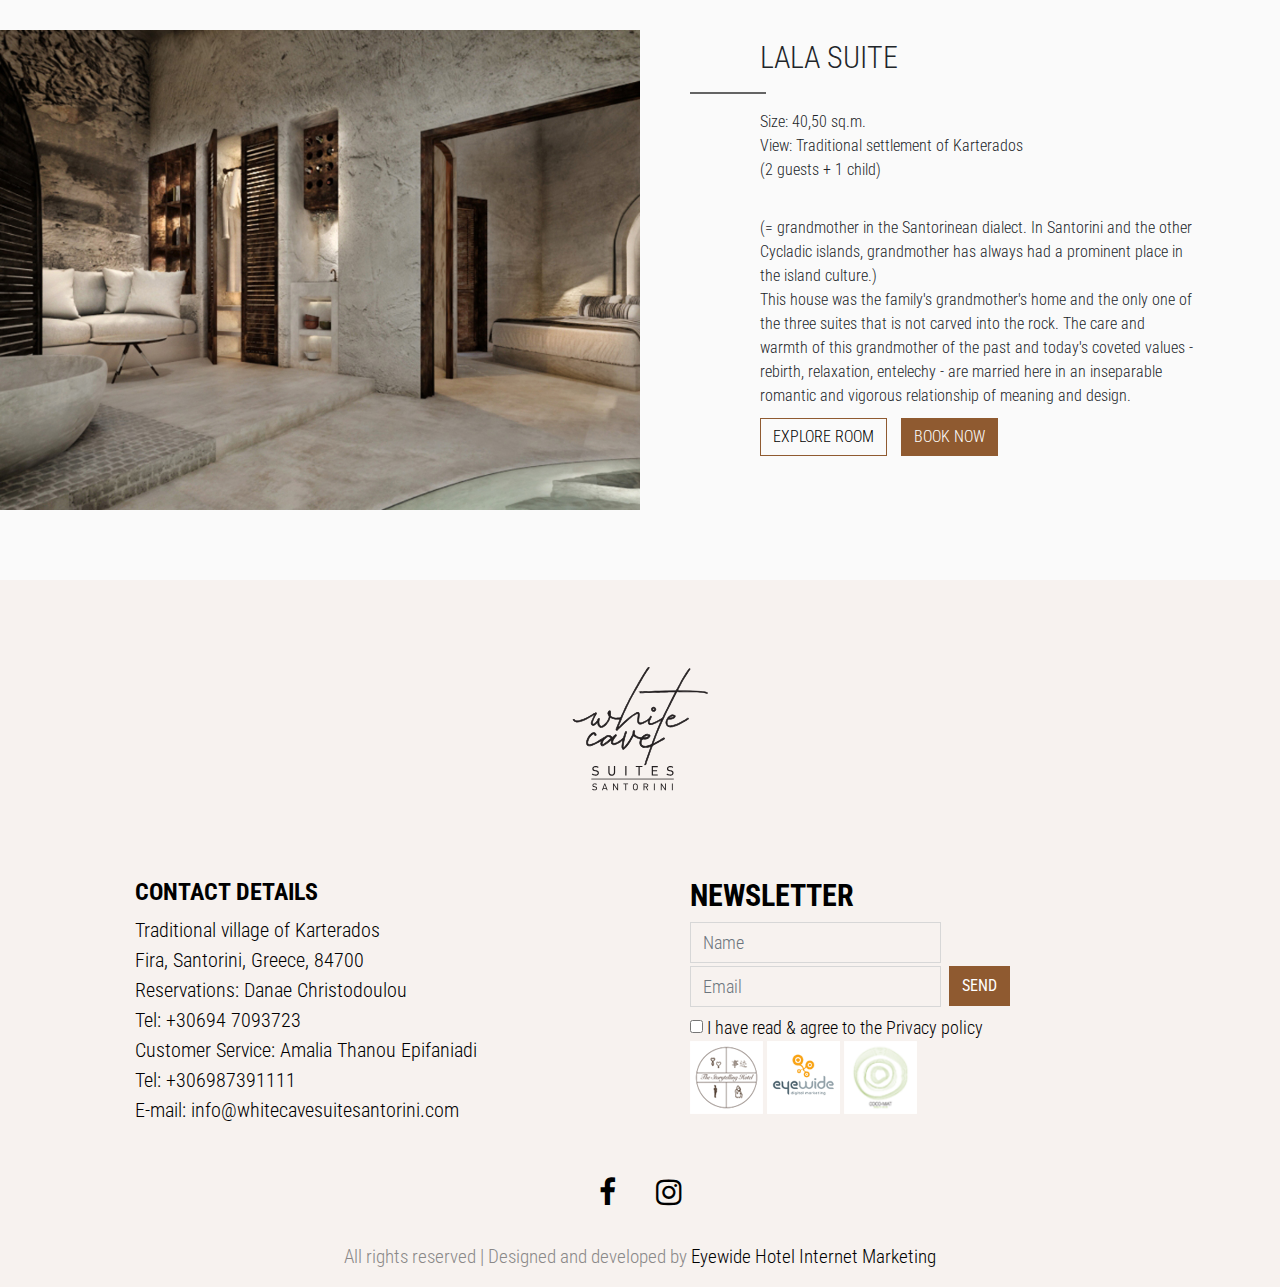
<file: caveliving.html>
<!DOCTYPE html>
<html lang="en">
<head>
    <meta charset="UTF-8">
    <meta name="viewport" content="width=device-width, initial-scale=1.0">
    <meta http-equiv="X-UA-Compatible" content="ie=edge">
    <link rel="stylesheet" href="https://cdnjs.cloudflare.com/ajax/libs/font-awesome/4.7.0/css/font-awesome.min.css">
    <link rel="stylesheet" href="https://stackpath.bootstrapcdn.com/bootstrap/4.5.2/css/bootstrap.min.css" integrity="sha384-JcKb8q3iqJ61gNV9KGb8thSsNjpSL0n8PARn9HuZOnIxN0hoP+VmmDGMN5t9UJ0Z" crossorigin="anonymous">
    <link href="https://fonts.googleapis.com/css2?family=Roboto+Condensed:wght@300;400;700&display=swap" rel="stylesheet">
    <link rel="stylesheet" href="https://cdnjs.cloudflare.com/ajax/libs/OwlCarousel2/2.3.4/assets/owl.carousel.min.css">
    <link rel="stylesheet" href="https://cdnjs.cloudflare.com/ajax/libs/OwlCarousel2/2.3.4/assets/owl.theme.default.min.css">
    <link rel="stylesheet" href="style.css">
    <title>White Cave</title>
</head>
<body>

    <!-- NAVBAR  -->

    <nav class="navbar navbar-expand-lg navbar-light fixed-top">
        <a href="index.html">
            <img src="img/logo.svg" class="img-fluid sitelogo" alt="">
        </a>
        <div class="d-flex flex-column align-items-start ml-md-2 ml-0" style="flex-grow:1;">
            <ul class="navbar-nav mt-3 ml-auto rowUp">
                <li class="nav-item">
                    <button class="btn btn-lg navbutton">BOOK NOW</button>
                </li>
            </ul>
            <ul class="navbar-nav mb-auto mt-2 ml-auto rowDown">
                  <li class="nav-item">
                    <a class="nav-link py-0 active" href="caveliving.html">CAVE LIVING</a>
                </li>
                <li class="nav-item">
                    <a class="nav-link py-0" href="#">CAVE STORY</a>
                </li>
                <li class="nav-item">
                  <a class="nav-link py-0" href="#">EXPERIENCE</a>
                </li>
                <li class="nav-item">
                    <a class="nav-link py-0" href="#">THE ISLAND</a>
                </li>
                <li class="nav-item">
                    <a class="nav-link py-0" href="#">EXLUSIVE OFFERS</a>
                </li>
                <li class="nav-item">
                    <a class="nav-link py-0" href="#">BLOG</a>
                </li>
                <li class="nav-item">
                    <a class="nav-link py-0" href="#">PHOTO GALLERY</a>
                </li>
                <li class="nav-item">
                    <a class="nav-link py-0" href="#">CONTACT</a>
                </li>
                <li class="nav-item">
                    <select class="selectpicker" data-width="fit">
                        <option>EN</option>
                        <option>GR</option>
                        <option>DE</option>
                        <option>FR</option>
                    </select>
                </li>
            </ul>
        </div>
  </nav>
      
  <!-- MOBILE MENU  -->
  <section class="mobileMenu fixed-top">
    <div class="menu-wrap">
        <input type="checkbox" class="toggler">
        <div class="hamburger">
            <div>
  
            </div>
        </div>
        <div class="menu">
            <div>
                <div>
                    <ul>
                        <li>
                            <select class="selectpicker" data-width="fit">
                                <option>EN</option>
                                <option>GR</option>
                                <option>DE</option>
                                <option>FR</option>
                            </select>
                        </li>
                        <li><a href="caveliving.html">CAVE LIVING</a></li>
                        <li><a href="#">CAVE STORY</a></li>
                        <li><a href="#">EXPERIENCES</a></li>
                        <li><a href="#">THE ISLAND</a></li>
                        <li><a href="#">EXLUSIVE OFFERS</a></li>
                        <li><a href="#">BLOG</a></li>
                        <li><a href="#">PHOTO GALLERY</a></li>
                        <li><a href="#">CONTACT</a></li>
                    </ul>
                </div>
            </div>
        </div>
    </div>
    <div class="logoMobile">
        <a href="index.html">
            <img src="img/logo.svg" class="img-fluid" alt="">
        </a>
    </div>
    <div class="menuClass">
        <button class="btn btn-lg navbutton">BOOK NOW</button>
    </div>
    
  </section>
  
 <!-- canavaSuite  -->
 <section class="canavaSuite">
    <h1>CAVE LIVING</h1>
    <div class="row mr-0 ml-0 mt-5">
    <div class="col-md-6 pr-0 pl-0 mb-5 mb-md-0">          
            <div class="canavaSuiteExtraImg">
                <img src="img/canavaSuite.jpg" alt="Location" class="img-fluid"/>
            </div>
    </div>
    <div class="canavaSuiteRightCol col-md-6">
        <div class="canavaSuiteInfo">
            <h4>CANAVA SUITE</h4>
            <hr>
            <p>Size: 80,50 sq.m.<br>View: Traditional settlement of Karterados<br>(2-4 guests + 2 children)<br><br></p>
            <p>(= Winery in the Santorinean dialect. This was usually a cave and was a constituent part of the 
                islanders’ residences.)<br>
                End of 1800. December, right before Christmas. The Sigalas family gathers in this room, 
                the family’s winery, and hits its barrels for good luck, poised to reap the fruits its labor; 
                of a year of winemaking and viniculture. The year’s crop ready: Assyrtiko, Brousko, and Visanto, 
                impregnated with notes of the volcanic earth, from which the room itself was built, and the 
                outstanding gout de terroir of the island.
            </p>
            <a href="canavasuite.html" class="btn btn-md exploreBtn">EXPLORE ROOM</a>
            <a href="#" class="btn btn-md bookBtn">BOOK NOW</a>
        </div>     
    </div>
    </div>
</section>

<!-- eutopiaSuite  -->
<section class="eutopiaSuite">
    <div class="row mr-0 ml-0 mt-5">
    <div class="eutopiaSuiteRightCol col-md-6">
        <div class="eutopiaSuiteInfo">
            <h4>EUTOPIA SUITE</h4>
            <hr>
            <p>Size: 80,50 sq.m.<br>View: Traditional settlement of Karterados<br>(2-4 guests + 2 children)<br><br></p>
            <p>(= Winery in the Santorinean dialect. This was usually a cave and was a constituent part of the 
                islanders’ residences.)<br>
                End of 1800. December, right before Christmas. The Sigalas family gathers in this room, 
                the family’s winery, and hits its barrels for good luck, poised to reap the fruits its labor; 
                of a year of winemaking and viniculture. The year’s crop ready: Assyrtiko, Brousko, and Visanto, 
                impregnated with notes of the volcanic earth, from which the room itself was built, and the 
                outstanding gout de terroir of the island.
            </p>
            <a href="#" class="btn btn-md exploreBtn">EXPLORE ROOM</a>
            <a href="#" class="btn btn-md bookBtn">BOOK NOW</a>
        </div>     
    </div>
    <div class="col-md-6 eutopiaSuiteLeftCol">          
        <div class="eutopiaSuiteExtraImg ">
            <img src="img/eutopiaSuite.jpg" alt="Location" class="img-fluid"/>
        </div>
    </div>
    </div>
</section>

<!-- lalaSuite  -->
<section class="lalaSuite">
    <div class="row mr-0 ml-0 mt-5">
    <div class="col-md-6 pr-0 pl-0 mb-5 mb-md-0">          
            <div class="lalaSuiteExtraImg">
                <img src="img/lalaSuite.jpg" alt="Location" class="img-fluid">
            </div>
    </div>
    <div class="lalaSuiteRightCol col-md-6">
        <div class="lalaSuiteInfo">
            <h4>LALA SUITE</h4>
            <hr>
            <p>Size: 40,50 sq.m.<br>View: Traditional settlement of Karterados<br>(2 guests + 1 child)<br><br></p>
            <p>(= grandmother in the Santorinean dialect. In Santorini and the other Cycladic islands, 
                grandmother has always had a prominent place in the island culture.)<br>
                This house was the family's grandmother's home and the only one of the three suites that is 
                not carved into the rock. The care and warmth of this grandmother of the past and today's coveted 
                values - rebirth, relaxation, entelechy - are married here in an inseparable romantic and vigorous 
                relationship of meaning and design.
            </p>
            <a href="#" class="btn btn-md exploreBtn">EXPLORE ROOM</a>
            <a href="#" class="btn btn-md bookBtn">BOOK NOW</a>
        </div>     
    </div>
    </div>
</section>



    <!-- BACK TO TOP  -->
    <a id="back-to-top" href="#" class="btn btn-lg back-to-top" role="button"><i class="fa fa-chevron-up"></i></a>
 

   <!-- CONTACT  -->
<section class="container-fluid contact">
    <div class="container mb-5">
      <div class="row d-flex justify-content-center mb-4">
        <img src="img/logo.svg" alt="" class="img-fluid logo">
      </div>
    </div>
    <div class="container">
      <div class="d-md-flex align-items-start justify-content-center">
         <div class="col-md-6">
           <div class="contactinfo">
             <h2 class="text-left">CONTACT DETAILS</h2>
             <p>Traditional village of Karterados<br>Fira, Santorini, Greece, 84700<br>Reservations: Danae Christodoulou
                <br>Tel: +30694 7093723<br>Customer Service: Amalia Thanou Epifaniadi<br>Tel: +306987391111<br>E-mail: <a href="#">info@whitecavesuitesantorini.com</a></p>
           </div>
         </div>
         <div class="col-md-6">
           <div class="newsletter">
            <h2 class="text-left">NEWSLETTER</h2>
             <form class="form-inline">
               <div class="form-group mr-2">
                 <input type="text" class="form-control" placeholder="Name">
               </div>
               <div class="form-group mr-2">
                 <input type="email" class="form-control" placeholder="Email" >
               </div>
               <button type="submit" class="btn btn-md">SEND</button>
               <div class="form-group">
                <div class="col-xs-6 mt-1">
                    <div class="checkbox">
                        <label>
                            <input type="checkbox" class="mr-1"> I have read & agree to the Privacy policy
                        </label>
                    </div>
                </div>
            </div>
             </form>
             <img src="img/contact1.png" alt="contact1" class="img-fluid">
             <img src="img/contact2.png" alt="contact2" class="img-fluid">
             <img src="img/contact3.png" alt="contact3" class="img-fluid">
           </div>
         </div>
       </div>
     </div>
     <div class="row d-flex justify-content-center socialIcons mt-3">
        <i class="fa fa-facebook"></i>
        <i class="fa fa-instagram"></i> 
      </div>
       <!-- FOOTER  -->
        <footer class="end-footer text-center mt-3">
            <div class="container">
                <div class="row">
                    <div class="col">
                        <p>All rights reserved | Designed and developed by <a href="#">Eyewide Hotel Internet Marketing</a></p>
                    </div>
                </div>
            </div>
        </footer> 
  </section>





<!-- JS, Popper.js, and jQuery -->
<script src="https://ajax.googleapis.com/ajax/libs/jquery/3.5.1/jquery.min.js"></script>
<script src="https://cdnjs.cloudflare.com/ajax/libs/popper.js/1.16.0/umd/popper.min.js"></script>
<script src="https://maxcdn.bootstrapcdn.com/bootstrap/4.5.2/js/bootstrap.min.js"></script>
<script src="https://cdnjs.cloudflare.com/ajax/libs/OwlCarousel2/2.3.4/owl.carousel.min.js"></script>
<script src="scripts.js"></script>
<script>
    
      /*Scroll to top*/
	  $(document).ready(function(){
	$(window).scroll(function () {
			if ($(this).scrollTop() > 50) {
				$('#back-to-top').fadeIn();
			} else {
				$('#back-to-top').fadeOut();
			}
		});
		// scroll body to 0px on click
		$('#back-to-top').click(function () {
			$('body,html').animate({
				scrollTop: 0
			}, 400);
			return false;
		});
});
</script>
</body>
</html>
</file>
<file: style.css>
body{
    font-family: 'Roboto Condensed', sans-serif;;
}

h1{
    font-size: 55px;
    font-weight: 300;
    text-align: center;
}

button {
    outline: none !important;
    box-shadow: none !important;
}

/* CORE STYLES */
* {
    margin: 0;
    padding: 0;
    box-sizing: border-box;
  }

  /* MENU STYLES */
  .mobileMenu {
      height: 100px;
      background: #fff;
  }

  .menu-wrap {
    position: fixed;
    top: 0;
    left: 0;
    z-index: 1;
  }

  .mobileMenu .img-fluid{
    width: 90px;
    display: flex;
    height: 90px;
    margin: auto;
  }

  .mobileMenu .menuClass {
    position: fixed;
    top: 0px;
    right: 0px;
    z-index: 1;
  }

  .mobileMenu .selectpicker {
    border-radius: 0;
    font-weight: 400;
    padding: 3px;
    font-size: 20px;
    background: #8f5a30;
    color: white;
    border: none;
}

.mobileMenu .logoMobile .img-fluid{
    margin-top: -10px;
    width: 150px;
    height: 120px;

}

.mobileMenu .navbutton{
  background: #8f5a30;
  color: #fff;
  border-radius: 0;
  font-size: 20px;
  padding: 15px 25px;
  font-weight: 700;
  line-height: 14px;
}
  @media (min-width:992px){
    .mobileMenu , .mobileMenu .img-fluid , .menu-wrap, .mobileMenu .menuClass {
      display: none !important;
    }
  }

@media(max-width:500px){
    .mobileMenu .navbutton{
        background: #8f5a30;
        color: #fff;
        border-radius: 0;
        font-size: 15px;
        padding: 15px 10px;

      }

      .mobileMenu .img-fluid{
        width: 80px;
        display: flex;
        height: 80px;
        margin: auto;
      }
}
  
  .menu-wrap .toggler {
    position: absolute;
    top: 0;
    left: 0;
    z-index: 2;
    cursor: pointer;
    width: 50px;
    height: 50px;
    opacity: 0;
  }
  
  .menu-wrap .hamburger {
    position: absolute;
    top: 0;
    left: 0;
    z-index: 1;
    width: 60px;
    height: 60px;
    padding: 1rem;
    background: #8f5a30;
    display: flex;
    align-items: center;
    justify-content: center;
  }
  
  /* Hamburger Line */
  .menu-wrap .hamburger > div {
    position: relative;
    flex: none;
    width: 100%;
    height: 2px;
    background: #fff;
    display: flex;
    align-items: center;
    justify-content: center;
    transition: all 0.4s ease;
  }
  
  /* Hamburger Lines - Top & Bottom */
  .menu-wrap .hamburger > div::before,
  .menu-wrap .hamburger > div::after {
    content: '';
    position: absolute;
    z-index: 1;
    top: -10px;
    width: 100%;
    height: 2px;
    background: inherit;
  }
  
  /* Moves Line Down */
  .menu-wrap .hamburger > div::after {
    top: 10px;
  }
  
  /* Toggler Animation */
  .menu-wrap .toggler:checked + .hamburger > div {
    transform: rotate(135deg);
  }
  
  /* Turns Lines Into X */
  .menu-wrap .toggler:checked + .hamburger > div:before,
  .menu-wrap .toggler:checked + .hamburger > div:after {
    top: 0;
    transform: rotate(90deg);
  }
  
  /* Rotate On Hover When Checked */
  .menu-wrap .toggler:checked:hover + .hamburger > div {
    transform: rotate(225deg);
  }
  
  /* Show Menu */
  .menu-wrap .toggler:checked ~ .menu {
    visibility: visible;
  }
  
  .menu-wrap .toggler:checked ~ .menu > div {
    transform: scale(1);
    transition-duration: 0.75s;
  }
  
  .menu-wrap .toggler:checked ~ .menu > div > div {
    opacity: 1;
    transition:  opacity 0.4s ease 0.4s;
  }
  
  .menu-wrap .menu {
    position: fixed;
    top: 0;
    left: 0;
    width: 100%;
    height: 100%;
    visibility: hidden;
    overflow: hidden;
    display: flex;
    align-items: center;
    justify-content: center;
  }
  
  .menu-wrap .menu > div {
    background: #8f5a30;
    border-radius: 50%;
    width: 200vw;
    height: 200vw;
    display: flex;
    flex: none;
    align-items: center;
    justify-content: center;
    opacity: 0.9;
    transform: scale(0);
    transition: all 0.4s ease;
  }
  
  .menu-wrap .menu > div > div {
    text-align: center;
    max-width: 90vw;
    max-height: 100vh;
    opacity: 0;
    transition: opacity 0.4s ease;
  }
  
  .menu-wrap .menu > div > div > ul > li {
    list-style: none;
    color: #fff;
    font-size: 20px;
    padding: 0.4rem;
  }
  
  .menu-wrap .menu > div > div > ul > li > a {
    color: inherit;
    text-decoration: none;
    transition: color 0.4s ease;
  }
  
  

/* NAVBAR  */
.sitelogo{
    width: 150px;
    height: 150px;
   
}

@media (min-width:2500px){
    .sitelogo{
        width: 200px;
        height: 200px;
        
    }
}
.navbar {
    background: #ffffff;
    padding-left: 100px;
    padding-right: 100px;
    padding-bottom: 10px;
}

.navbar .nav-item .nav-link{
    columns: #000000;
    margin-right: 5px;

}

.navbar .nav-item .nav-link:hover{
    color:#8f5a30;

}

.rowDown{
    font-weight: 400;
    font-size: 18px;   
}

.navbar .navbutton{
    background: #8f5a30;
    color: #fff;
    border-radius: 0;
    font-size: 20px;
    padding: 15px 25px;
    font-weight: 700;
    line-height: 14px;
}

.navbar .navbutton:hover{
    color: black;
}    

.selectpicker {
    border-radius: 0;
    font-weight: 400;
    font-size: 14px;
    background: #8f5a30;
    color: white;
}


@media (min-width:1025px) and (max-width:1299px){
    .navbar {
        
        padding-left: 40px;
        padding-right: 40px;
        padding-bottom: 15px;
    }
    .rowDown{
        font-size: 14px;   
    }
    .navbar .navbutton{
        font-size: 16px;
    }
}


@media (min-width:992px) and (max-width:1024px){
    .navbar {
        
        padding-left: 30px;
        padding-right: 30px;
        padding-bottom: 15px;
    }
    .rowDown{
        font-size: 14px;   
    }
    .navbar .navbutton{
        font-size: 16px;
    }
}

@media (max-width:991px){
    .navbar {
        display: none;
    }
}



/* CAROUSEL  */

.mainCarousel{
    clear: both;
    min-height: 250px;
    position: relative;
}

@media  (min-width:768px){
    
    .mainCarousel{
        clear: both;
        height: 100vh;
    }
}

.carousel,
.carousel-inner,
.carousel-item {
    width: 100%;
    height: 100%; 

}

.carousel {
    position: absolute;
    top: 0;
    left: 0; }

.full-screen {
    background-size: cover;
    background-position: center;
    background-repeat: no-repeat; }

.carousel-fade .carousel-item {
    display: block;
    position: absolute;
    opacity: 0;
    transition: opacity .75s ease-in-out;
  }
.carousel-fade .carousel-item.active {
    opacity: 1; }

.carousel .carousel-control-prev,
.carousel .carousel-control-next {
    visibility: hidden; 
}

.carousel:hover .carousel-control-prev,
.carousel:hover .carousel-control-next {
    visibility: visible; 
}

.contentOverSlider {
    position: absolute;
    z-index: 10;
    color: white;
    top: 0;
    bottom: 0;
    height: 100%;
    width: 100%;
    margin: 20px 0 20px 0;

}

@media (max-width: 767px) {
    .contentOverSlider {
    display: none !important; 
    } 
    .mainCarousel{
        margin-top: 110px;
        min-height: 250px;
    }
}

.contentOverSlider span {
      font-size: 40px;
      font-weight: 300;
      color: #fff; 
      
}
  
.vcenter {
    display: flex;
    flex-direction: column;
    justify-content: center;
    text-align: center;
}

/* BOOKINGROW  */
.form-inline {
    display: -ms-flexbox;
    display: flex;
    -ms-flex-align: center;
    align-items: center;
}

.bookingRow{
    padding: 15px 55px;
    position: absolute;
    z-index: 1000;
    bottom: 0px;
    left: 0px;
    right: 0px;
    background:#fff;
    border: 1px solid #fff;
    width: 100%;
    margin: auto;
  } 
  
@media (max-width: 850px) {
	 
    .bookingRow{
        width: 100%;
        margin: auto;
    } 
}


.bookingRow * {
    font-size: 20px;
    font-weight: 400;
   
}

.bookingRow.place-bottom{
    margin-top:50px;
  }
.bookingRow {
    padding-bottom: 40px;
}

@media (max-width: 767px) {
	 
    .bookingRow.place-bottom{
      margin-top:20px;
    }
    .bookingRow {
      padding-bottom: 10px;
    } 
}

.bookingRow .form-group {
    margin-bottom: 0px;
    padding: 14px 10px 0 10px;
   }

   .bookingRow .form-group.small {
    width: 10%;
  }

  .bookingRow .form-group.checkin {
    width: 22%;
  }

  .bookingRow .form-group:last-child {
    padding: 0;
    margin: 0px; 
  }

  .bookingRow input.form-control, 
  .bookingRow select.form-control {
    width: 100%;
    font-size: 16px;
    border-radius: 0px;
    border: 1px solid #000000;
    background-color: transparent;
    box-shadow: none;
    height: 40px;
    font-weight: 300;
	margin-bottom:7px;
}

.bookingRow label {
    color: #000000;
    line-height: 18px;
    text-align: center;
    display: block;
    margin-bottom: 10px;
    width: 100%;
    padding: 0; 
}

.bookingRow .bookButton {
    color: #ffffff;
    margin-left: 25px;
    margin-bottom:10px;
    padding: 5px 15px;
    font-weight: 700;
    border-radius: 0;
    vertical-align: bottom;
    background-color: #8f5a30;
    border: none;
    transition: all 0.3s ease 0s;
  }

.bookingRow .bookButton:hover {
    color: black;
    border-radius: 0;
    background: #ffffff;
    border: 1px solid #8f5a30;
    transition: all 0.3s ease 0s; 
}

form.bookOnlineForm {
    background:transparent;
    border:none;
    border-radius: 0;
    margin: 0;
    padding: 0;
  }
  @media (max-width: 767px) {
    form.bookOnlineForm {
      display: none;
    }
  }


.withFlight input[type="radio"] {
    display: inline-block;
    width: auto;
    height: auto;
    margin: 0;
    padding: 0;
    -webkit-appearance: none;
    -moz-appearance: none;
    appearance: none;
	position:absolute;
	border:0;
}

.withFlight label {
    
      cursor:pointer;
      background-size:contain;
      background-repeat:no-repeat;
    padding: 0px 5px 50px 5px;
     text-align: center;
      -webkit-transition: all 100ms ease-in;
         -moz-transition: all 100ms ease-in;
              transition: all 100ms ease-in;  
    
}

.withFlight input:active +label,
.withFlight input:checked +label,
.withFlight input:focus +label,
.withFlight label:hover{
color: #8f5a30;

}
.withFlight .hotel {
    background: url(img/bed.png) no-repeat center bottom;
}

@media (max-width:992px){
    .bookingRow * {
        font-size: 18px;
      
    }
    .bookingRow {
        padding-bottom: 40px;
        padding-left: 3%;
    }
    .bookingRow .form-group.small {
        width: 10%;
    }
    .bookingRow .form-group.checkin {
        width: 23%;
    }
    .bookingRow .form-group {
        margin-bottom: 0px;
        padding: 14px 5px 0 5px;
    }

    
  .bookingRow .bookButton {
    color: #ffffff;
    margin-left: 20px;
    margin-bottom:12px;
    padding: 5px 15px;

  }
}

@media (max-width:786px){
    .bookingRow{
        padding: 15px 30px;
    }
}

/* THE ISLAND  */
.theIsland {
    position: relative;
    padding-top: 50px;
    padding-bottom: 40px;
}

.theIsland h1{
    text-align: center;
    color: #000000;
    font-size: 55px;
    margin-bottom: 10px;
    font-weight: 300;
}

.theIsland h2{
    text-align: center;
    color: #000000;
    font-size: 40px;
    letter-spacing: 7px;
    margin-bottom: 100px;
    font-weight: 300;

}

.theIslandInfo h4{
    font-size: 24px;
    font-weight: 300;
    padding-left: 200px;
}

.theIslandInfo hr{
    margin-left: 10px;
    border: 1px solid #000000;
    width: 17%;
    opacity: 0.6;
}

.theIslandInfo p{
    font-size: 20px;
    font-weight: 300;
    padding-left: 200px;
    margin-bottom: 50px;
}

.theIslandButton{
    font-size: 20px;
    font-weight: 300;
    border: 1px solid #000000;
    border-radius: 0;
    padding: 10px;
    margin-left: 200px;
}

.theIslandButton:hover{
    color: #8f5a30;
}

.ExtraImg {
    position: relative;
    z-index: 0;
    top: -40px;
    left: -60px;
    right: 30px;
}

.ExtraImg:before {
    display: block;
    content: "";
    height: 100%;
    background: url(img/background.png);
    position: absolute;
    bottom: -40px;
    right: -20px;
    z-index: -1;
    width: 100%;
}

@media (min-width:2300px){
    .RightCol{
        padding: 50px;
    }
    .RightCol .theIslandInfo h4{
        font-size: 30px;

    }
    
    .RightCol .theIslandInfo hr{
        margin-left: 0px;
        border: 1px solid #000000;
        width: 17%;
        opacity: 0.6;
    }
    
    .RightCol .theIslandInfo p{
        font-size: 22px;
        margin-bottom: 30px;
}
    
    .theIslandButton{
        font-size: 22px;

    }
    
}

@media (min-width:1200px) and (max-width:2000px){
    .RightCol{
        padding: 30px;
    }
    .theIsland h1{
        font-size: 45px;
    }
    
    .theIsland h2{
        font-size: 35px;
    }
    .RightCol .theIslandInfo h4{
        font-size: 25px;
        padding-left: 0;
    }
    
    .RightCol .theIslandInfo hr{
        margin-left: 0px;
        border: 1px solid #000000;
        width: 17%;
        opacity: 0.6;
    }
    
    .RightCol .theIslandInfo p{
        font-size: 18px;
        margin-bottom: 30px;
        padding-left: 0;}
    
    .theIslandButton{
        font-size: 18px;
        margin-left: 0px !important;
    }
    
}

@media (max-width:1199px){
    .RightCol{
        padding: 25px;
    }
    .theIsland h1{
        font-size: 45px;
    }
    
    .theIsland h2{
        font-size: 35px;
    }
    .RightCol .theIslandInfo h4{
        font-size: 25px;
        padding-left: 0;
    }
    
    .RightCol .theIslandInfo hr{
        margin-left: 0px;
        border: 1px solid #000000;
        width: 17%;
        opacity: 0.6;
    }
    
    .RightCol .theIslandInfo p{
        font-size: 20px;
        margin-bottom: 30px;
        padding-left: 0;}
    
    .theIslandButton{
        font-size: 20px;
        margin-left: 0px !important;
    }
    
}

@media (max-width:767px){
    .RightCol{
        padding: 25px;
    }
    .theIsland h1{
        font-size: 40px;
    }
    
    .theIsland h2{
        font-size: 30px;
    }
    .RightCol .theIslandInfo h4{
        font-size: 20px;
        font-weight: 300;
        padding-left: 0;
    }
    
    .RightCol .theIslandInfo hr{
        margin-left: 0px;
        border: 1px solid #000000;
        width: 17%;
        opacity: 0.6;
    }
    
    .RightCol .theIslandInfo p{
        font-size: 16px;
        margin-bottom: 30px;
        padding-left: 0;}
    
    .theIslandButton{
        font-size: 16px;
        font-weight: 300;
        border: 1px solid #000000;
        border-radius: 0;
        padding: 10px;
        margin-left: 0px !important;
    }
    
}

/* WHYBOOK  */

.whyBook{
   
    padding-top: 40px;
    padding-bottom: 20px;
    padding-right: 50px;
    padding-left: 50px;
    background: #f7f2ef;
   
}

.whyBook h1{
    text-align: center;
    color: #000000;
    font-size: 50px;
    margin-bottom: 30px;
    font-weight: 300;

}

.whyBook h2{
    text-align: center;
    color: #000000;
    font-size: 40px;
    letter-spacing: 7px;
    margin-bottom: 100px;
    font-weight: 300;

}

.whyBook h3{
    text-align: center;
    color: #000000;
    font-size: 24px;
    margin-bottom: 15px;
    font-weight: 300;

}

.whyBook p{
    margin-left: 30%;  
    color: #000000;
    font-size: 20px;
    margin-bottom: 15px;
    font-weight: 300;

}

.whyBook hr {
    margin-left: 8px;
    border: 1px solid #000000;
    width: 45%;
    opacity: 0.8;
}

@media (max-width:1024px){
    .whyBook h1{
        font-size: 45px;    
    }
    
    .whyBook h2{
        font-size: 35px;    
    }
    
    .whyBook h3{
        font-size: 27px;    
    }
    
    .whyBook p{
        margin-left: 30%;  
        font-size: 18px;    
    }
    
}

@media (max-width:767px){
   .col-md-3{
       width: 50%;
   }
}

@media (max-width:425px){
    .col-md-3{
        width: 100%;
    }
    .whyBook h1{
        font-size: 40px;    
    }
    
    .whyBook h2{
        font-size: 30px;    
    }
    
    .whyBook h3{
        font-size: 25px;    
    }
    
    .whyBook p{
        margin-left: 30%;  
        font-size: 16px;    
    }
    
}

/* FOLLOW AND SHARE  */
.followShare{
  margin-top: 50px;
}

.followShare h1{
    text-align: center;
    font-size: 55px;
    font-weight: 300;
}

.followShare h2{
    text-align: center;
    font-size: 40px;
    font-weight: 300;
    letter-spacing: 7px;
}

.followShareGallery{
    background: #f7f2ef;
    margin-top: 30px;
    padding: 50px 130px;
}


@media (max-width:1440px){
    .followShare h1{
        font-size: 50px;
    }
    
    .followShare h2{
        font-size: 35px;
    }
    .followShareGallery{
        padding: 30px 50px;
    }
}


@media (min-width: 768px) and (max-width:1024px){
    .followShare h1{
        font-size: 40px;
    }
    
    .followShare h2{
        font-size: 30px;
    }

    .followShareGallery .col-md-3{
        padding: 10px;
     }
    
     .followShareGallery{
        padding: 30px 60px;
    }
}
    
@media (max-width:767px){
    .followShareGallery{
        padding: 10px 40px;
    }
    .followShareGallery .col-md-3{
        padding: 10px;
     }

}

@media (max-width:425px){
    .followShareGallery{
        padding: 20px 40px !important;
    }
    .followShareGallery .col-md-3{
        padding: 10px;
     }
    
    .followShare h1{
        font-size: 25px;
    }
    
    .followShare h2{
        font-size: 20px;
    }
}


/* BLOG  */
.blog{
    margin-top: 50px;
}
  
.blog h1{
      text-align: center;
      font-size: 55px;
      font-weight: 300;
      
}
.blog h2{
      text-align: center;
      font-size: 40px;
      font-weight: 300;
      letter-spacing: 7px;
}

.blogGallery{
    padding: 50px 130px;
}

.blogGalleryInfo{
    margin-top: 10px;
}

.blogGalleryInfo h3{
    color: #000000;
    font-size: 24px;
    font-weight: 300;
}

.blogGalleryInfo p{
    color: #000000;
    font-size: 20px;
    font-weight: 300;
}

.blogGalleryInfo a{
    color: #000000;
    font-size: 20px;
    font-weight: 300;
}

.blogGalleryInfo a:hover{
    color: #000000;
    text-decoration: none;
    border-bottom: 1px solid black;
    
}

.blogGalleryInfo hr {
    margin-left: 0px;
    border: 1px solid #000000;
    width: 30%;
    opacity: 0.8;
}


@media (max-width:1440px){
    .blogGallery{
        padding: 30px 50px;
    }
    .blogGalleryInfo h3{
        font-size: 20px;
    }
    
    .blogGalleryInfo p{
        font-size: 18px;
    }
    
    .blogGalleryInfo a{
        font-size: 18px;
    }
}

@media (min-width: 768px) and (max-width:1024px){
    .col-md-3{
        flex: none; 
        max-width: 50%;
        padding: 10px;
    }
    .blogGallery{
        padding: 30px 80px;
    }
    .blogGalleryInfo h3{
        font-size: 20px;
    }
    
    .blogGalleryInfo p{
        font-size: 18px;
    }
    
    .blogGalleryInfo a{
        font-size: 18px;
    }
}


@media (max-width:767px){
    .col-md-3{
       padding: 15px;
    }
    .blog h1{
        font-size: 50px;  
    }
    .blog h2{
            font-size: 35px;
    }
    .blogGallery{
        padding: 10px 40px;
    }
    .blogGalleryInfo h3{
        font-size: 20px;
    }
    
    .blogGalleryInfo p{
        font-size: 18px;
    }
    
    .blogGalleryInfo a{
        font-size: 18px;
    }
}



@media (max-width:425px){
    .col-md-3{
       padding: 10px;
    }
    .blog h1{
        font-size: 30px;  
  }
  .blog h2{
        font-size: 25px;
  }
    .blogGallery{
        padding: 20px 30px;
    }
    .blogGalleryInfo h3{
        font-size: 20px;
    }
    
    .blogGalleryInfo p{
        font-size: 16px;
    }
    
    .blogGalleryInfo a{
        font-size: 16px;
    }
}




/* DOWNMENU  */

.downMenu{
  
    padding-top: 30px;
    padding-bottom: 30px;
}

.downMenu ul{
    display: flex;
    justify-content: center;
    padding: 10px 0;

}

.downMenu ul li{
    display: inline;
    list-style-type: none;
    font-weight: 400;
    font-size: 18px;
}

.downMenu ul li a{
    color: #000000;
    text-decoration: none;
    padding: 0px 10px 0 10px; 
    transition: ease .5s; 
}

.downMenu ul li a:hover{
    color: #8f5a30;
    transition: ease .5s;
}

@media (max-width:578px){
    .downMenu ul li{
        font-size: 16px;
    }
}


/* WELCOME */
.welcome {
    position: relative;
    padding-top: 40px;
    padding-bottom: 40px;
}

.welcome h1{
    text-align: center;
    color: #000000;
    font-size: 55px;
    margin-bottom: 10px;
    font-weight: 300;
}

.welcome h2{
    text-align: center;
    color: #000000;
    font-size: 40px;
    letter-spacing: 7px;
    margin-bottom: 50px;
    font-weight: 300;

}

.welcome h4{
    font-size: 24px;
    font-weight: 300;
    padding-left: 200px;
}

.welcome hr{
    margin-left: 10px;
    border: 1px solid #000000;
    width: 17%;
    opacity: 0.6;
}

.welcomeInfo p{
    font-size: 20px;
    font-weight: 300;
    padding-left: 200px;
    margin-bottom: 50px;
}

.welcomeButton{
    font-size: 20px;
    font-weight: 300;
    border: 1px solid #000000;
    border-radius: 0;
    padding: 10px;
    margin-left: 200px;
}

.welcomeButton:hover{
    color: #8f5a30;
}

.welcomeExtraImg {
    position: relative;
    z-index: 0;
    top: 0px;
    left: -60px;
}

.welcomeExtraImg:before {
    display: block;
    content: "";
    height: 100%;
    background: url(img/background.png);
    position: absolute;
    bottom: -40px;
    right: -20px;
    z-index: -1;
    width: 100%;
}

.welcome .img-fluid{
    width: 1200px;
}

@media (min-width:2300px){
    .welcome .img-fluid{
        width: 1500px !important;
    }
    .welcomeRightCol{
        padding: 50px;
    }
    .welcomeRightCol .welcomeInfo h4{
        font-size: 30px;

    }
    
    .welcomeRightCol .welcomeInfo hr{
        margin-left: 0px;
        border: 1px solid #000000;
        width: 17%;
        opacity: 0.6;
    }
    
    .welcomeRightCol .welcomeInfo p{
        font-size: 22px;
        margin-bottom: 30px;
}
    
    .welcomeButton{
        font-size: 22px;

    }
    
}

@media (min-width:1025px) and (max-width:2000px){
    .welcomeRightCol{
        padding: 20px;
    }
    .welcome h1{
        font-size: 45px;
    }
    
    .welcome h2{
        font-size: 35px;
    }
    .welcomeRightCol .welcomeInfo h4{
        font-size: 25px;
        padding-left: 0;
    }
    
    .welcomeRightCol .welcomeInfo hr{
        margin-left: 0px;
        border: 1px solid #000000;
        width: 17%;
        opacity: 0.6;
    }
    
    .welcomeRightCol .welcomeInfo p{
        font-size: 18px;
        margin-bottom: 30px;
        padding-left: 0;}
    
    .welcomeButton{
        font-size: 18px;
        margin-left: 0px !important;
    }
    
}

@media (max-width:1024px) and (min-width:768px){
    .welcomeRightCol{
        padding: 10px;
        
    }
    .welcome h1{
        font-size: 45px;
    }
    
    .welcome h2{
        font-size: 35px;
    }
    .welcomeRightCol .welcomeInfo h4{
        font-size: 20px;
        padding-left: 0;
    }
    
    .welcomeRightCol .welcomeInfo hr{
        margin-left: 0px;
        border: 1px solid #000000;
        width: 17%;
        opacity: 0.6;
    }
    
    .welcomeRightCol .welcomeInfo p{
        font-size: 16px;
        margin-bottom: 20px;
        padding-left: 0;}
    
    .welcomeButton{
        font-size: 16px;
        margin-left: 0px !important;
    }
    
}

@media (max-width:767px){
    .welcomeRightCol{
        padding: 20px;
    }
    .welcome h1{
        font-size: 35px;
    }
    
    .welcome h2{
        font-size: 28px;
    }
    .welcomeRightCol .welcomeInfo h4{
        font-size: 20px;
        font-weight: 300;
        padding-left: 0;
    }
    
    .welcomeRightCol .welcomeInfo hr{
        margin-left: 0px;
        border: 1px solid #000000;
        width: 17%;
        opacity: 0.6;
    }
    
    .welcomeRightCol .welcomeInfo p{
        font-size: 16px;
        margin-bottom: 20px;
        padding-left: 0;}
    
    .welcomeButton{
        font-size: 16px;
        font-weight: 300;
        border: 1px solid #000000;
        border-radius: 0;
        padding: 10px;
        margin-left: 0px !important;
    }
    
}


/* SUITES  */
.suites {
    padding-top: 30px;
    padding-bottom: 70px;
}

.suites h1{
    text-align: center;
    color: #000000;
    font-size: 55px;
    margin-bottom: 30px;
    font-weight: 300;
}

.suitesInfo{
    padding: 30px 50px;
}

.suitesInfo h3{
    display: flex;
    align-items: center;
    justify-content: center;
    font-size: 24px;
    font-weight: 300;
}

.suitesInfo h3 span{
    background: #fff;
    margin: 10px 15px;
}

.suitesInfo  h3:before,
.suitesInfo h3:after {
  background: black;
  height: 1px;
  flex: 1;
  content: '';
}
.suitesInfo  h3.leftHr:after {
  background: none;
}

.suitesInfo p{
    font-size: 20px;
    font-weight: 300;
    margin-bottom: 50px;
    height: 250px;
}

.learnMorebtn{
    font-size: 20px;
    font-weight: 300;
    color: black;
    border-radius: 0;
    border: 1px solid #8f5a30;
    margin-right: 10px;
}

.learnMorebtn:hover{
    color: white;
    border-radius: 0;
    background:  #8f5a30;
}

.bookbtn{
    font-size: 20px;
    font-weight: 300;
    color: white;
    border-radius: 0;
    background:  #8f5a30;
}

.bookbtn:hover{
    color: black;
    border-radius: 0;
    background: #ffffff;
    border: 1px solid #8f5a30;
}

.suiteExtraImg1 {
    position: relative;
    z-index: 0;
    top: 0px;
    left: -55px;
}

.suiteExtraImg1:before {
    display: block;
    content: "";
    height: 90%;
    background: url(img/background.png);
    position: absolute;
    bottom: -40px;
    right: -20px;
    z-index: -1;
    width: 100%;
}

.suiteExtraImg2 {
    position: relative;
    z-index: 0;
    top: 0px;
    left: 0px;
}

.suiteExtraImg2:before {
    display: block;
    content: "";
    height: 90%;
    background: url(img/background.png);
    position: absolute;
    bottom: 65px;
    right: 20px;
    z-index: -1;
    width: 100%;
}

.suiteExtraImg3 {
    position: relative;
    z-index: 0;
    top: 0px;
    left: 20px;
}

.suiteExtraImg3:before {
    display: block;
    content: "";
    height: 90%;
    background: url(img/background.png);
    position: absolute;
    bottom: -40px;
    z-index: -1;
    width: 100%;
}

.suiteExtraImg2 .img-fluid{
    position: relative;
    top: 20px;
}


@media (min-width:1450px){

    .suitesInfo{
        padding: 20px 25px;
    }
    .suitesInfo p{
        font-size: 20px;
        font-weight: 300;
        margin-bottom: 30px;
        height: 200px;
    }
}

@media (max-width:1400px){
    .suites h1{
        font-size: 35px;
    }
    .suites h3{
        font-size: 24px;
    }
    .suitesInfo{
        padding: 20px 25px;
    }
    .suitesInfo p{
        font-size: 18px;
        margin-bottom: 30px;
        height: 200px;
    }
    .learnMorebtn, .bookbtn{
        font-size: 18px;
    }  
}

@media (max-width:999px){
    .suites h1{
        font-size: 35px;
    }
    .suites h3{
        font-size: 24px;
    }
    .suitesInfo{
        padding: 20px 25px;
    }
    .suitesInfo p{
        font-size: 18px;
        margin-bottom: 50px;
        height: 220px;
    }
    .learnMorebtn, .bookbtn{
        font-size: 18px;
    }
}

@media (max-width:700px){
    .suites h1{
        font-size: 35px;
    }
    .suites h3{
        font-size: 24px;
    }
    .suitesInfo{
        padding: 20px 25px;
    }
    .suitesInfo p{
        font-size: 18px;
        margin-bottom: 30px;
        height: 190px;
    }
    .learnMorebtn, .bookbtn{
        font-size: 18px;
    }
    .suiteExtraImg2 {
        left: -5px;
    }
    
}

@media (max-width:425px){
    .suites h1{
        font-size: 35px;
    }
    .suites h3{
        font-size: 22px;
    }
    .suitesInfo{
        padding: 20px 20px;
    }
    .suitesInfo p{
        font-size: 16px;
        margin-bottom: 30px;
        height: 180px;
    }
    .learnMorebtn, .bookbtn{
        font-size: 18px;
        width: 100%;
        margin-top: 5px;
    }

    .suiteExtraImg1 {
        left: -30px;
    }
    
    .suiteExtraImg1:before {
        bottom: -35px;
    }

    .suiteExtraImg3 {
        left: 15px;
    }
    
    .suiteExtraImg3:before {
        bottom: -35px;
    }
}

@media (max-width:300px){
    .suitesInfo p{
        font-size: 16px;
        margin-bottom: 40px;
        height: 220px;
    }
    .learnMorebtn, .bookbtn{
        font-size: 16px;
        width: 100%;
        margin-top: 10px;
    }

    .suiteExtraImg1 {
        left: -20px;
    }
    
    .suiteExtraImg1:before {
        bottom: -35px;
    }

    .suiteExtraImg3 {
        left: 15px;
    }
    
    .suiteExtraImg3:before {
        bottom: -35px;
    }
}

/* CONTACT  */
.contact{
    background: #f7f2ef;
    padding-top: 50px;
}

.contactinfo, .contactinfo a{
    color: #000000;
}

.contactinfo a:hover{
    text-decoration: none;
}
.contactinfo h2{
    font-size: 24px;
    font-weight: 700;
}

.contactinfo p{
    font-size: 20px;
    font-weight: 300;
}

.newsletter h2{
    color: #000000;
    font-size: 30px;
    font-weight: 700;
} 

.newsletter label{
    color: #000000;
    font-size: 18px;
    font-weight: 300;
}

.form-inline{
    font-size: 18px;
    font-weight: 300;
}

.form-inline button{
    background: #8f5a30;
    border-radius: 0;
    color: #fff;
    margin-top: -5px;
    padding-top: 7px;
    padding-bottom: 7px;
}

.newsletter input {
    color: #313131;
    border: 1px solid #d7d7d7;
    font-size: 18px;
    font-weight: 300;
    background: none;
    border-radius: 0px;
    margin-bottom: 3px;
}

.newsletter input:focus {
    outline: none !important;
    box-shadow: none !important;
    border: 2px solid #aa7d4b;
    border-radius: 2px;
}

.contact .logo{
    height:200px;
    width:300px; 
}

.socialIcons i{
    font-size: 30px;
    font-weight: 500;
    padding: 20px;
    color: #000000;
}
.socialIcons i:hover{
    cursor: pointer;
} 

.newsletter .img-fluid {
    width: 73px;
    height: 73px;
}



@media (min-width:991px) and (max-width:1199px){
    
    .form-inline button{
        margin-top: 10px;
        margin-right: 10px;
    }
    
}

@media (min-width:576px) and (max-width:767px){
    
    .socialIcons i{
        margin-top: 10px;
        font-size: 25px;
        padding: 25px;
    }

    .contact h2{
        font-size: 25px;
    }
    
    .newsletter{
        margin-top: 20px;
        font-size: 25px;
        text-align: center;
    }

    .form-inline button{
        margin-top: 10px;
        margin-right: 10px;
    }

}

@media (min-width:524px) and  (max-width:575px){
    .form-inline button{
        margin-top: -20px;
        margin-right: 10px;
    }  
}


@media (min-width:320px) and  (max-width:523px){
    
    .socialIcons i{

        font-size: 25px;
        padding: 25px;
    }
    .newsletter label{
        font-size: 16px;
    }
    .contact h2{
        font-size: 25px;
    }
 
    .newsletter{
        margin-top: 20px;
        font-size: 20px;
        text-align: center;
    }
    .form-inline button{
        margin-top: -15px;
        margin-right: 10px;
    }  

    
}


@media (max-width:425px){
    .form-inline button{
        margin-top: 2px;
    }
    .contactinfo p{
        font-size: 16px !important;

    }
}

@media (max-width:378px){
    .form-inline button{
        margin-top: 2px;
    }
}

@media (max-width:768px){
    .contact .logo{
        width:160px !important; 
        height: 160px !important;
    }
}



/* FOOTER  */

.end-footer {
    color: #8a8888;
    font-size: 19px;
    background: #f7f2ef;
    font-weight: 300;
}

.end-footer a{
    color: #000000; 
}

.end-footer a:hover{
    text-decoration: none;
    color: #322519; 
}

@media (max-width:578px){
    .end-footer {
 
        font-size: 16px;
    }
}

.back-to-top {
    z-index: 10;
    color: #ffffff;
    background-color: #8f5a30;
    position: fixed;
    bottom: 25px;
    right: 25px;
    display: none;
}

.back-to-top:hover{
   border: none !important;
   box-shadow: none !important;
}

/* CAVE LIVING */


/* cavanasuites  */
.canavaSuite{
    padding-top: 200px;
    padding-bottom: 50px;
    background: #fafafa;
}

@media (min-width:1440px){
    .canavaSuite{
        padding-top: 250px !important;
    }
}

.canavaSuiteInfo{
    padding: 100px 100px;
}

.canavaSuiteInfo h4{
    font-size: 40px;
    font-weight: 300;
}

.canavaSuiteInfo p{
    font-size: 20px;
    font-weight: 300;
    margin-bottom: 10px;
}

.canavaSuiteInfo hr{
    margin-left: -95px;
    border: 1px solid #000000;
    width: 17%;
    opacity: 0.6;
}

.canavaSuiteInfo .exploreBtn{
    font-size: 20px;
    font-weight: 300;
    color: black;
    border-radius: 0;
    border: 1px solid #8f5a30;
    margin-right: 10px;
}

.canavaSuiteInfo .exploreBtn:hover{
    color: white;
    border-radius: 0;
    background:  #8f5a30;
}

.canavaSuiteInfo .bookBtn{
    font-size: 20px;
    font-weight: 300;
    color: white;
    border-radius: 0;
    background:  #8f5a30;
}

.canavaSuiteInfo .bookBtn:hover{
    color: black;
    border-radius: 0;
    background: #ffffff;
    border: 1px solid #8f5a30;
}

@media (max-width:1700px) and (min-width:1439px){
    .canavaSuite h1{
        font-size: 50px;
    }
    .canavaSuiteInfo{
        padding: 50px 100px;
        padding-bottom: 0px;
    }

    .canavaSuiteInfo h4{
        font-size: 35px;
    }
    
    .canavaSuiteInfo p{
        font-size: 18px;
    }

    .canavaSuiteInfo .exploreBtn,
    .canavaSuiteInfo .bookBtn{
        font-size: 18px;
    }

    .canavaSuiteInfo hr{
        margin-left: -90px;
    }   
}

@media (max-width:1438px) and (min-width:1199px) {
    
    .canavaSuiteInfo{
        padding: 10px 70px;
    }

    .canavaSuiteInfo h4{
        font-size: 30px;
    }
    
    .canavaSuiteInfo p{
        font-size: 16px;
    }

    .canavaSuiteInfo .exploreBtn,
    .canavaSuiteInfo .bookBtn{
        font-size: 16px;
    }

    .canavaSuiteInfo hr{
        margin-left: -70px;
    }   
}

@media (max-width:1198px) and (min-width:1024px) {
    .canavaSuite h1{
        font-size: 45px;
    }
    .canavaSuiteInfo{
        padding: 10px 35px;
    }

    .canavaSuiteInfo h4{
        font-size: 22px;
    }
    
    .canavaSuiteInfo p{
        font-size: 14px;
    }

    .canavaSuiteInfo .exploreBtn,
    .canavaSuiteInfo .bookBtn{
        font-size: 14px;
    }

    .canavaSuiteInfo hr{
        margin-left: -40px;
    }   
}

@media (max-width:1023px) and (min-width:768px){
    .canavaSuite h1{
        font-size: 40px;
    }
    .canavaSuiteInfo{
        padding: 5px 5px;
    }

    .canavaSuiteInfo h4{
        font-size: 16px;
    }
    
    .canavaSuiteInfo p{
        font-size: 12px;
    }

    .canavaSuiteInfo .exploreBtn,
    .canavaSuiteInfo .bookBtn{
        font-size: 12px;
    }

    .canavaSuiteInfo hr{
        margin-left: -10px;
    }   
}

@media (max-width:767px) and (min-width:500px){
    .canavaSuiteInfo{
        padding: 0px 45px;
    }

    .canavaSuiteInfo h4{
        font-size: 25px;
    }
    
    .canavaSuiteInfo p{
        font-size: 18px;
    }

    .canavaSuiteInfo .exploreBtn,
    .canavaSuiteInfo .bookBtn{
        font-size: 18px;
    }

    .canavaSuiteInfo hr{
        margin-left: -50px;
    }   
}

@media (max-width:499px) {
    .canavaSuite h1{
        font-size: 35px;
    }
    
    .canavaSuiteInfo{
        padding: 0px 25px;
    }

    .canavaSuiteInfo h4{
        font-size: 22px;
    }
    
    .canavaSuiteInfo p{
        font-size: 16px;
    }

    .canavaSuiteInfo .exploreBtn,
    .canavaSuiteInfo .bookBtn{
        font-size: 16px;
    }

    .canavaSuiteInfo hr{
        margin-left: -30px;
    }   
}

@media (max-width:318px){
    .canavaSuiteInfo .exploreBtn,
    .canavaSuiteInfo .bookBtn{
        width: 100%;
        margin-bottom: 5px;
    }
}



/* lala suite  */
.lalaSuite{
    padding-top: 50px;
    padding-bottom: 70px;
    background: #fafafa;
}

.lalaSuiteInfo{
    padding: 100px 100px;
}

.lalaSuiteInfo h4{
    font-size: 40px;
    font-weight: 300;
}

.lalaSuiteInfo p{
    font-size: 20px;
    font-weight: 300;
    margin-bottom: 10px;
}

.lalaSuiteInfo hr{
    margin-left: -95px;
    border: 1px solid #000000;
    width: 17%;
    opacity: 0.6;
}

.lalaSuiteInfo .exploreBtn{
    font-size: 20px;
    font-weight: 300;
    color: black;
    border-radius: 0;
    border: 1px solid #8f5a30;
    margin-right: 10px;
}

.lalaSuiteInfo .exploreBtn:hover{
    color: white;
    border-radius: 0;
    background:  #8f5a30;
}

.lalaSuiteInfo .bookBtn{
    font-size: 20px;
    font-weight: 300;
    color: white;
    border-radius: 0;
    background:  #8f5a30;
}

.lalaSuiteInfo .bookBtn:hover{
    color: black;
    border-radius: 0;
    background: #ffffff;
    border: 1px solid #8f5a30;
}

@media (max-width:1700px) and (min-width:1439px){

    .lalaSuiteInfo{
        padding: 50px 100px;
        padding-bottom: 0px;
    }

    .lalaSuiteInfo h4{
        font-size: 35px;
    }
    
    .lalaSuiteInfo p{
        font-size: 18px;
    }

    .lalaSuiteInfo .exploreBtn,
    .lalaSuiteInfo .bookBtn{
        font-size: 18px;
    }

    .lalaSuiteInfo hr{
        margin-left: -90px;
    }   
}

@media (max-width:1438px) and (min-width:1199px) {
    
    .lalaSuiteInfo{
        padding: 10px 70px;
    }

    .lalaSuiteInfo h4{
        font-size: 30px;
    }
    
    .lalaSuiteInfo p{
        font-size: 16px;
    }

    .lalaSuiteInfo .exploreBtn,
    .lalaSuiteInfo .bookBtn{
        font-size: 16px;
    }

    .lalaSuiteInfo hr{
        margin-left: -70px;
    }   
}

@media (max-width:1198px) and (min-width:1024px) {

    .lalaSuiteInfo{
        padding: 10px 35px;
    }

    .lalaSuiteInfo h4{
        font-size: 22px;
    }
    
    .lalaSuiteInfo p{
        font-size: 14px;
    }

    .lalaSuiteInfo .exploreBtn,
    .lalaSuiteInfo .bookBtn{
        font-size: 14px;
    }

    .lalaSuiteInfo hr{
        margin-left: -40px;
    }   
}

@media (max-width:1023px) and (min-width:768px){

    .lalaSuiteInfo{
        padding: 5px 5px;
    }

    .lalaSuiteInfo h4{
        font-size: 16px;
    }
    
    .lalaSuiteInfo p{
        font-size: 12px;
    }

    .lalaSuiteInfo .exploreBtn,
    .lalaSuiteInfo .bookBtn{
        font-size: 12px;
    }

    .lalaSuiteInfo hr{
        margin-left: -10px;
    }   
}

@media (max-width:767px) and (min-width:500px){
    .lalaSuiteInfo{
        padding: 0px 45px;
    }

    .lalaSuiteInfo h4{
        font-size: 25px;
    }
    
    .lalaSuiteInfo p{
        font-size: 18px;
    }

    .lalaSuiteInfo .exploreBtn,
    .lalaSuiteInfo .bookBtn{
        font-size: 18px;
    }

    .lalaSuiteInfo hr{
        margin-left: -50px;
    }   
}

@media (max-width:499px) {
    
    .lalaSuiteInfo{
        padding: 0px 25px;
    }

    .lalaSuiteInfo h4{
        font-size: 22px;
    }
    
    .lalaSuiteInfo p{
        font-size: 16px;
    }

    .lalaSuiteInfo .exploreBtn,
    .lalaSuiteInfo .bookBtn{
        font-size: 16px;
    }

    .lalaSuiteInfo hr{
        margin-left: -30px;
    }   
}

@media (max-width:318px){
    .lalaSuiteInfo .exploreBtn,
    .lalaSuiteInfo .bookBtn{
        width: 100%;
        margin-bottom: 5px;
    }
}

/* eutopia suite  */
.eutopiaSuite{
    padding-top: 50px;
    padding-bottom: 50px;
    background: #fafafa;
}

.eutopiaSuiteInfo{
    padding: 100px 200px;
}

.eutopiaSuiteInfo h4{
    font-size: 40px;
    font-weight: 300;
}

.eutopiaSuiteInfo p{
    font-size: 20px;
    font-weight: 300;
    margin-bottom: 10px;
}

.eutopiaSuiteInfo hr{
    margin-left: -95px;
    border: 1px solid #000000;
    width: 17%;
    opacity: 0.6;
}

.eutopiaSuiteInfo .exploreBtn{
    font-size: 20px;
    font-weight: 300;
    color: black;
    border-radius: 0;
    border: 1px solid #8f5a30;
    margin-right: 10px;
}

.eutopiaSuiteInfo .exploreBtn:hover{
    color: white;
    border-radius: 0;
    background:  #8f5a30;
}

.eutopiaSuiteInfo .bookBtn{
    font-size: 20px;
    font-weight: 300;
    color: white;
    border-radius: 0;
    background:  #8f5a30;
}

.eutopiaSuiteInfo .bookBtn:hover{
    color: black;
    border-radius: 0;
    background: #ffffff;
    border: 1px solid #8f5a30;
}

.eutopiaSuiteExtraImg {
    position: relative;
    z-index: 0;
    top: 10px;
    left: 70px !important;
}

.eutopiaSuiteExtraImg:before {
    display: block;
    content: "";
    height: 81%;
    background: url(img/background.png);
    position: absolute;
    bottom: 93px;
    right: 25px;
    z-index: -1;
    width: 100%;
}


@media (max-width:2200px) and (min-width:1439px){

    .eutopiaSuiteInfo{
        padding: 60px 100px;
        
    }

    .eutopiaSuiteInfo h4{
        font-size: 35px;
    }
    
    .eutopiaSuiteInfo p{
        font-size: 18px;
    }

    .eutopiaSuiteInfo .exploreBtn,
    .eutopiaSuiteInfo .bookBtn{
        font-size: 18px;
    }

    .eutopiaSuiteInfo hr{
        margin-left: -40px;
        width: 12%;
    }   
}

@media (max-width:1438px) and (min-width:1199px) {
    
    .eutopiaSuiteInfo{
        padding: 50px 70px;
        padding-left: 90px;
    }

    .eutopiaSuiteInfo h4{
        font-size: 30px;
    }
    
    .eutopiaSuiteInfo p{
        font-size: 16px;
    }

    .eutopiaSuiteInfo .exploreBtn,
    .eutopiaSuiteInfo .bookBtn{
        font-size: 16px;
    }

    .eutopiaSuiteInfo hr{
        margin-left: -40px;
    }
    
}

@media (max-width:1198px) and (min-width:1024px) {

    .eutopiaSuiteInfo{
        padding: 10px 70px;
    }

    .eutopiaSuiteInfo h4{
        font-size: 22px;
    }
    
    .eutopiaSuiteInfo p{
        font-size: 14px;
    }

    .eutopiaSuiteInfo .exploreBtn,
    .eutopiaSuiteInfo .bookBtn{
        font-size: 14px;
    }

    .eutopiaSuiteInfo hr{
        margin-left: -30px;
        width: 12% !important;
    }   
}

@media (max-width:1023px) and (min-width:768px){

    .eutopiaSuiteInfo{
        padding: 5px 25px;
    }

    .eutopiaSuiteInfo h4{
        font-size: 16px;
    }
    
    .eutopiaSuiteInfo p{
        font-size: 12px;
    }

    .eutopiaSuiteInfo .exploreBtn,
    .eutopiaSuiteInfo .bookBtn{
        font-size: 12px;
    }

    .eutopiaSuiteInfo hr{
        margin-left: -20px;
        width: 12% !important;
    }   
}

@media (max-width:767px) and (min-width:500px){
    .eutopiaSuiteInfo{
        padding: 0px 45px;
    }

    .eutopiaSuiteInfo h4{
        font-size: 25px;
    }
    
    .eutopiaSuiteInfo p{
        font-size: 18px;
    }

    .eutopiaSuiteInfo .exploreBtn,
    .eutopiaSuiteInfo .bookBtn{
        font-size: 18px;
    }

    .eutopiaSuiteInfo hr{
        margin-left: -50px;
        width: 17%;
    }   
}

@media (max-width:499px) {
    
    .eutopiaSuiteInfo{
        padding: 0px 25px;
    }

    .eutopiaSuiteInfo h4{
        font-size: 22px;
    }
    
    .eutopiaSuiteInfo p{
        font-size: 16px;
    }

    .eutopiaSuiteInfo .exploreBtn,
    .eutopiaSuiteInfo .bookBtn{
        font-size: 16px;
    }

    .eutopiaSuiteInfo hr{
        margin-left: -20px;
    }   
}

@media (max-width:1700px) and (min-width:992px){
    .eutopiaSuiteExtraImg:before {
        display: block;
        content: "";
        height: 81%;
        background: url(img/background.png);
        position: absolute;
        bottom: 50px !important;
        right: 20px !important;
        z-index: -1;
        width: 100%;
    }
}

@media (max-width:991px){
    .eutopiaSuiteExtraImg:before {
        display: block;
        content: "";
        height: 80%;
        background: url(img/background.png);
        position: absolute;
        bottom: 35px;
        right: 20px;
        z-index: -1;
        width: 100%;
    }
    .canavaSuite{
        padding-top: 130px;
        padding-bottom: 30px;
        background: #fafafa;
    }

    .eutopiaSuiteExtraImg {
        left: 45px;
    }
    
}

@media (max-width:767px){
    .eutopiaSuiteRightCol{
        order: 2 !important;
    }
    .eutopiaSuiteLeftCol {
        margin-bottom: 30px;
    }
    .eutopiaSuiteExtraImg {
        left: 15px !important;
    }

    .eutopiaSuiteExtraImg:before {
        display: block;
        content: "";
        height: 80%;
        background: url(img/background.png);
        position: absolute;
        bottom: 30px;
        right: 15px;
        z-index: -1;
        width: 100%;
    }
    
}


@media (max-width:325px){
    .eutopiaSuiteInfo .exploreBtn,
    .eutopiaSuiteInfo .bookBtn{
        width: 100%;
        margin-bottom: 5px;
    }
}

@media (max-width:2899px){
    .eutopiaSuiteExtraImg {
        left: 15px !important;
    }
    
}

@media (min-width:2900px){
    .eutopiaSuiteExtraImg {
        left: 0 !important;
    }
    
}



/* CANAVA SUITE  */

.suitesFacilities{
   padding: 30px 150px;
}


.suitesFacilities h1{
    margin-bottom: 50px;
}

.suitesFacilities ul{
    line-height: 35px;
    font-size: 20px;
    font-weight: 300;
}


@media (max-width:1500px) and (min-width:768px){
    .suitesFacilities{
        padding: 70px 50px;
     }
     .suitesFacilities h1{
        font-size: 45px;
    }

     .suitesFacilities ul{
        font-size: 18px;
       
    }
}

@media (max-width:1400px) and (min-width:768px){
    .col-md-6{
        padding-left: 50px;
    }
}

@media (max-width:767px){
    .suitesFacilities{
        padding: 10px 20px;
     }

     .suitesFacilities h1{
         font-size: 38px;
     }
     .suitesFacilities ul{
        font-size: 16px;
        line-height: 25px;
    }

    .RightColUl{
        margin-top: -15px;
    } 
}


@media (max-width:767px) and (min-width:530px){
    .RightColUl{
        margin-left: -22px;
    } 
}


.contentOverSlider h3{
    font-size: 60px;
    font-weight: 300;
}

.contentOverSlider h4{
    font-size: 40px;
    font-weight: 300;
}

@media (max-width: 767px){
.carouselCavana {
    margin-top: 110px;
    min-height: 510px;
}
}

.exploreBtn{
    font-size: 20px;
    font-weight: 300;
    color: black;
    border-radius: 0;
    border: 1px solid #8f5a30;
    margin-right: 10px;
}

.exploreBtn:hover{
    color: white;
    border-radius: 0;
    background:  #8f5a30;
}



/* SUITES  */
.suites2 {
    padding-top: 30px;
    padding-bottom: 70px;
}

.suitesInfo2{
    padding: 30px 50px;
    margin-top: 30px;
}

.suitesInfo2 h3{
    display: flex;
    align-items: center;
    justify-content: center;
    font-size: 24px;
    font-weight: 300;
}

.suitesInfo2 h4{
    font-size: 24px;
    font-weight: 300;
}

.suitesInfo2 h3 span{
    background: #fff;
    margin: 10px 15px;

}

.suitesInfo2  h3:before,
.suitesInfo2 h3:after {
  background: black;
  height: 1px;
  flex: 1;
  content: '';
}
.suitesInfo2  h3.leftHr:after {
  background: none;
}

.suitesInfo2 p{
    font-size: 20px;
    font-weight: 300;
    margin-bottom: 30px;
    height: 80px;
   
}

.suite2ExtraImg2 {
    position: relative;
    z-index: 0;
    top: 0px;
    left: -40px;
}

.suite2ExtraImg2:before {
    display: block;
    content: "";
    height: 90%;
    background: url(img/background.png);
    position: absolute;
    bottom: -40px;
    right: -25px;
    z-index: -1;
    width: 100%;
}

.suite2ExtraImg3 {
    position: relative;
    z-index: 0;
    top: 0px;
    left: 25px !important;
}

.suite2ExtraImg3:before {
    display: block;
    content: "";
    height: 90%;
    background: url(img/background.png);
    position: absolute;
    bottom: 141px;
    right: 25px;
    z-index: -1;
    width: 100%;
}

.suite2ExtraImg3 .img-fluid{
    position: relative;
    top: 30px;
}


@media (max-width:2100px){

    .suite2ExtraImg2 {
        left: -20px;
    }

    .suite2ExtraImg2:before {
        bottom: -25px;
        right: -15px;
    }
    .suitesInfo2{
        padding: 20px 25px;
    }
    .suitesInfo2 p{
        font-size: 20px;
        font-weight: 300;
        height: 60px;
    }
}

@media (max-width:1400px){
    .suites2 h3{
        font-size: 24px;
    }
    .suitesInfo2{
        padding: 20px 25px;
    }
    .suitesInfo2 p{
        font-size: 18px;
    }
    .learnMorebtn{
        font-size: 18px;
    }  

    .suite2ExtraImg3:before {
        height: 80% !important;
        bottom: 80px;
       
    }
}

@media (max-width:999px){
    .suites2 h3{
        font-size: 24px;
    }
    .suitesInfo2{
        padding: 20px 25px;
    }
    .suitesInfo2 p{
        font-size: 18px;
        height: 120px;
    }
    .exploreBtn{
        font-size: 18px;
    }

    .suite2ExtraImg3 {
        left: 30px !important;
    }
    
    .suite2ExtraImg3:before {
        height: 85% !important;
        bottom: 40px;
        right: 15px;
    }
}

@media (max-width:700px){

    .suites2 h3{
        font-size: 24px;
    }
    .suitesInfo2{
        padding: 20px 25px;
    }
    .suitesInfo2 p{
        font-size: 18px;
        margin-bottom: 15px;
        height: 100px;
    }

    .suite2ExtraImg3 {
        left: 30px !important;
    }
    
    .suite2ExtraImg3:before {
        height: 85%;
        bottom: 60px;
        right: 15px;
    }

    .suite2ExtraImg3 .img-fluid{
        position: relative;
        top: 35px;
    }
  
}

@media (max-width:425px){

    .suites2 h3, .suites2 h4{
        font-size: 22px;
    }
    .suitesInfo2{
        padding: 20px 20px;
    }
    .suitesInfo2 p{
        font-size: 16px;
        margin-bottom: 25px;
    }
    .exploreBtn{
        font-size: 18px;
        margin-top: 5px;
    }

    .suite2ExtraImg3 {
        left: 30px !important;
    }
    
    .suite2ExtraImg3:before {
        height: 85%;
        bottom: 35px;
        right: 15px;
    }

    .suite2ExtraImg3 .img-fluid{
        position: relative;
        top: 35px;
    }
    


}

@media (max-width:300px){

    .suitesInfo2 p{
        font-size: 16px;
        margin-bottom: 40px;
    }
    .exploreBtn{
        font-size: 16px;
        margin-top: 10px;
    }

    .suite2ExtraImg3 {
        left: 30px !important;
    }
    
    .suite2ExtraImg3:before {
        height: 85%;
        bottom: 15px;
        right: 15px;
    }

    .suitesFacilities h1 {
        font-size: 30px;
    }

    .leftColSpace h2 {
        font-size: 30px !important;
    }
}

/* SECOND SPACE  */

.secondSpace{
    padding-top: 80px;
    padding-bottom: 70px;
    padding-left: 100px;
    padding-right: 100px;
}


@media (max-width:650px){
    .secondSpace{
        padding-top: 0px !important;
        margin-top: -25px;
    }
    
}

@media (max-width:470px){
    .secondSpace{
        padding-top: 0px !important;
        margin-top: -140px;
    }
    
}

@media (max-width:320px){
    .secondSpace{
        padding-top: 0px !important;
        margin-top: -220px;
    }
    
}

.leftColSpace h2{
    text-align: center;
    font-size: 60px;
    font-weight: 300;
    margin-bottom: 40px;
}

.leftColSpace p{
    text-align: justify;
    font-weight: 300;
    font-style: 20px;

}

.leftColSpace .info{
   margin-left: 270px;
    margin-top: -28px;
}

.leftColSpace hr{
    
    border: 1px solid #000000;
    width: 15%;
    opacity: 0.8;
}

.rightColSpace{
    background: #f3edeb;
}


@media (max-width:1900px){
    .secondSpace{
        padding-top: 80px;
        padding-bottom: 70px;
        padding-left: 30px;
        padding-right: 30px;
    }

    .leftColSpace h2{
        font-size: 50px;
    }
    
    .leftColSpace p{
        font-style: 18px;
    }
    
    .leftColSpace .info{
       margin-left: 200px;
        margin-top: -28px;
    }
    
    .leftColSpace hr{
       
        border: 1px solid #000000;
        width: 18%;
        opacity: 0.8;
    }
}

@media (max-width:1300px){
    .secondSpace{
        padding-top: 80px;
        padding-bottom: 70px;
        padding-left: 30px;
        padding-right: 30px;
    }

    .leftColSpace h2{
        font-size: 50px;
    }
    
    .leftColSpace p{
        font-style: 18px;
    }
    
    .leftColSpace .info{
       margin-left: 160px;
        margin-top: -28px;
    }
    
    .leftColSpace hr{
       
        border: 1px solid #000000;
        width: 18%;
        opacity: 0.8;
    }
}


@media (max-width:991px){
    .secondSpace{
        padding-top: 80px;
        padding-bottom: 70px;
        padding-left: 30px;
        padding-right: 30px;
    }

    .leftColSpace {
        margin-bottom: 20px;
    }    

    .leftColSpace h2{
        font-size: 50px;
    }
    
    .leftColSpace p{
        font-style: 18px;
    }
    
    .leftColSpace .info{
       margin-left: 200px;
        margin-top: -28px;
    }
    
    .leftColSpace hr{
       
        border: 1px solid #000000;
        width: 18%;
        opacity: 0.8;
    }
}

@media (max-width:650px){
    .secondSpace{
        padding-top: 80px;
        padding-bottom: 70px;
        padding-left: 30px;
        padding-right: 30px;
    }

    .leftColSpace h2{
        font-size: 45px;
    }
    
    .leftColSpace p{
        font-style: 18px;
    }
    
    .leftColSpace .info{
       margin-left: 130px;
        margin-top: -28px;
    }
    
    .leftColSpace hr{
       
        border: 1px solid #000000;
        width: 20%;
        opacity: 0.8;
    }
}

@media (max-width:425px){
    .secondSpace{
        padding-top: 80px;
        padding-bottom: 70px;
        padding-left: 30px;
        padding-right: 30px;
    }

    .leftColSpace h2{
        font-size: 40px;
    }
    
    .leftColSpace p{
        font-style: 18px;
    }
    
    .leftColSpace .info{
       margin-left: 70px;
        margin-top: -28px;
    }
    
    .leftColSpace hr{
       
        border: 1px solid #000000;
        width: 17%;
        opacity: 0.8;
    }
}

.booking-form{
    margin: auto;
}

.booking-form h3{
   text-align: right;
    font-size: 60px;
    font-weight: 300;
}

.booking-form .form-group {
	position: relative;
	margin-bottom: 30px;
}

.booking-form .form-control {
	background-color: #fff;
	border-radius: 0px;
	border: 1px solid #000000;
	height: 50px;
	-webkit-box-shadow: none;
	box-shadow: none;
	color: #000000;
    font-size: 20px;
    font-weight: 300;
}

.booking-form .form-control::-webkit-input-placeholder {
	color: #000000;
}

.booking-form .form-control:-ms-input-placeholder {
	color: #000000;
}

.booking-form .form-control::placeholder {
	color: #000000;
}

.booking-form input[type="date"].form-control:invalid {
    color: #000000;
    
}

.booking-form .form-label {
    text-align: center;
	display: block;
	color: #3e485c;
    font-weight: 400;
    font-size: 25px;
	margin-bottom: 6px;
}

@media (max-width:1900px){
    .booking-form h3{
         font-size:50px;
         font-weight: 300;
     }

}


@media (max-width:992px){
    .booking-form h3{
         font-size:50px;
         font-weight: 300;
     }

     .booking-form .form-group {
        margin-bottom: 25px;
    }
    .booking-form .form-label {
        font-size: 22px;
        margin-bottom: 6px;
    }
}


@media (max-width:750px){
    .booking-form h3{
         font-size:45px;
         font-weight: 300;
     }

     .booking-form .form-group {
        margin-bottom: 25px;
    }
    .booking-form .form-label {
        font-size: 22px;
        margin-bottom: 6px;
    }
}


@media (max-width:575px){
    .booking-form h3{
        
         font-size:45px;
         font-weight: 300;
     }

     .booking-form .form-group {
        margin-bottom: 25px;
    }
    .booking-form .form-label {
        font-size: 22px;
        margin-bottom: 6px;
    }
}

@media (max-width:320px){
    .booking-form h3{
         font-size:35px;
         font-weight: 300;
     }
     .booking-form .form-group {
        margin-bottom: 25px;
    }
    .booking-form .form-label {
        font-size: 20px;
        margin-bottom: 6px;
    }
}
</file>
